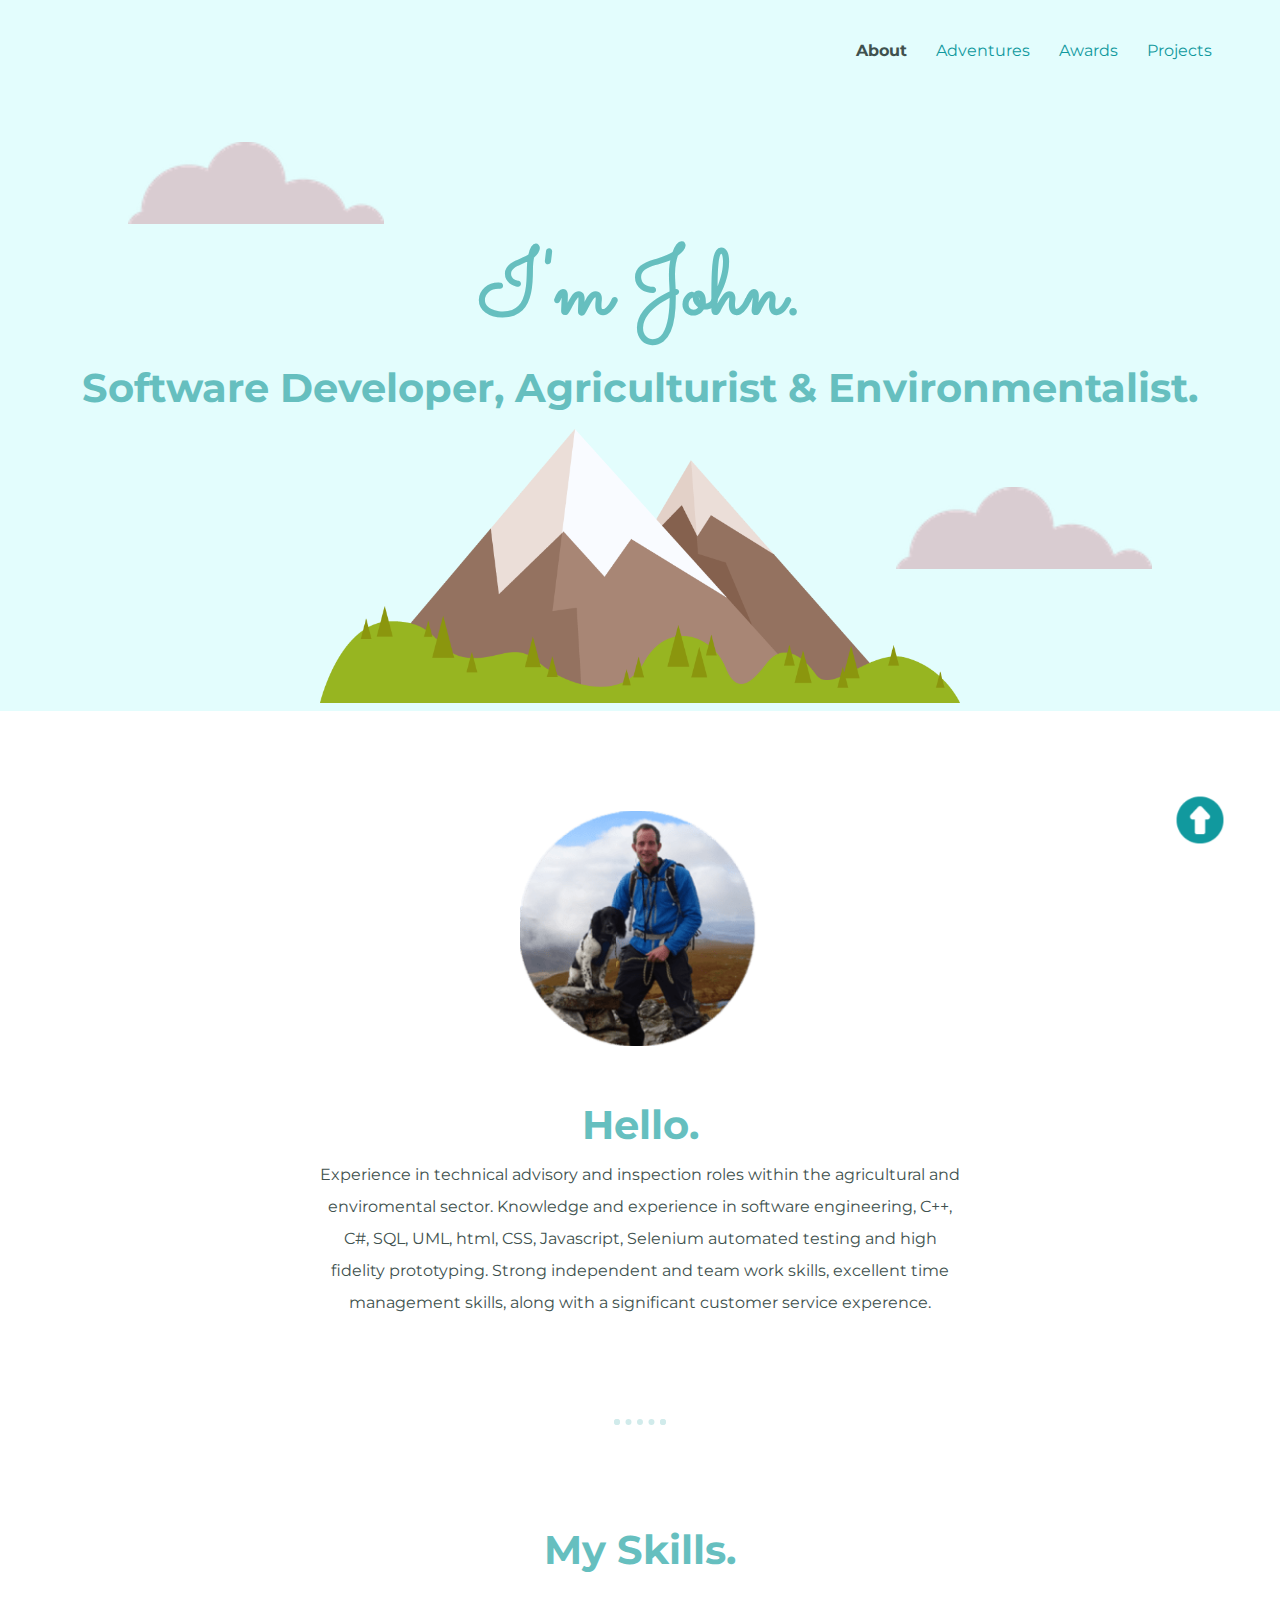
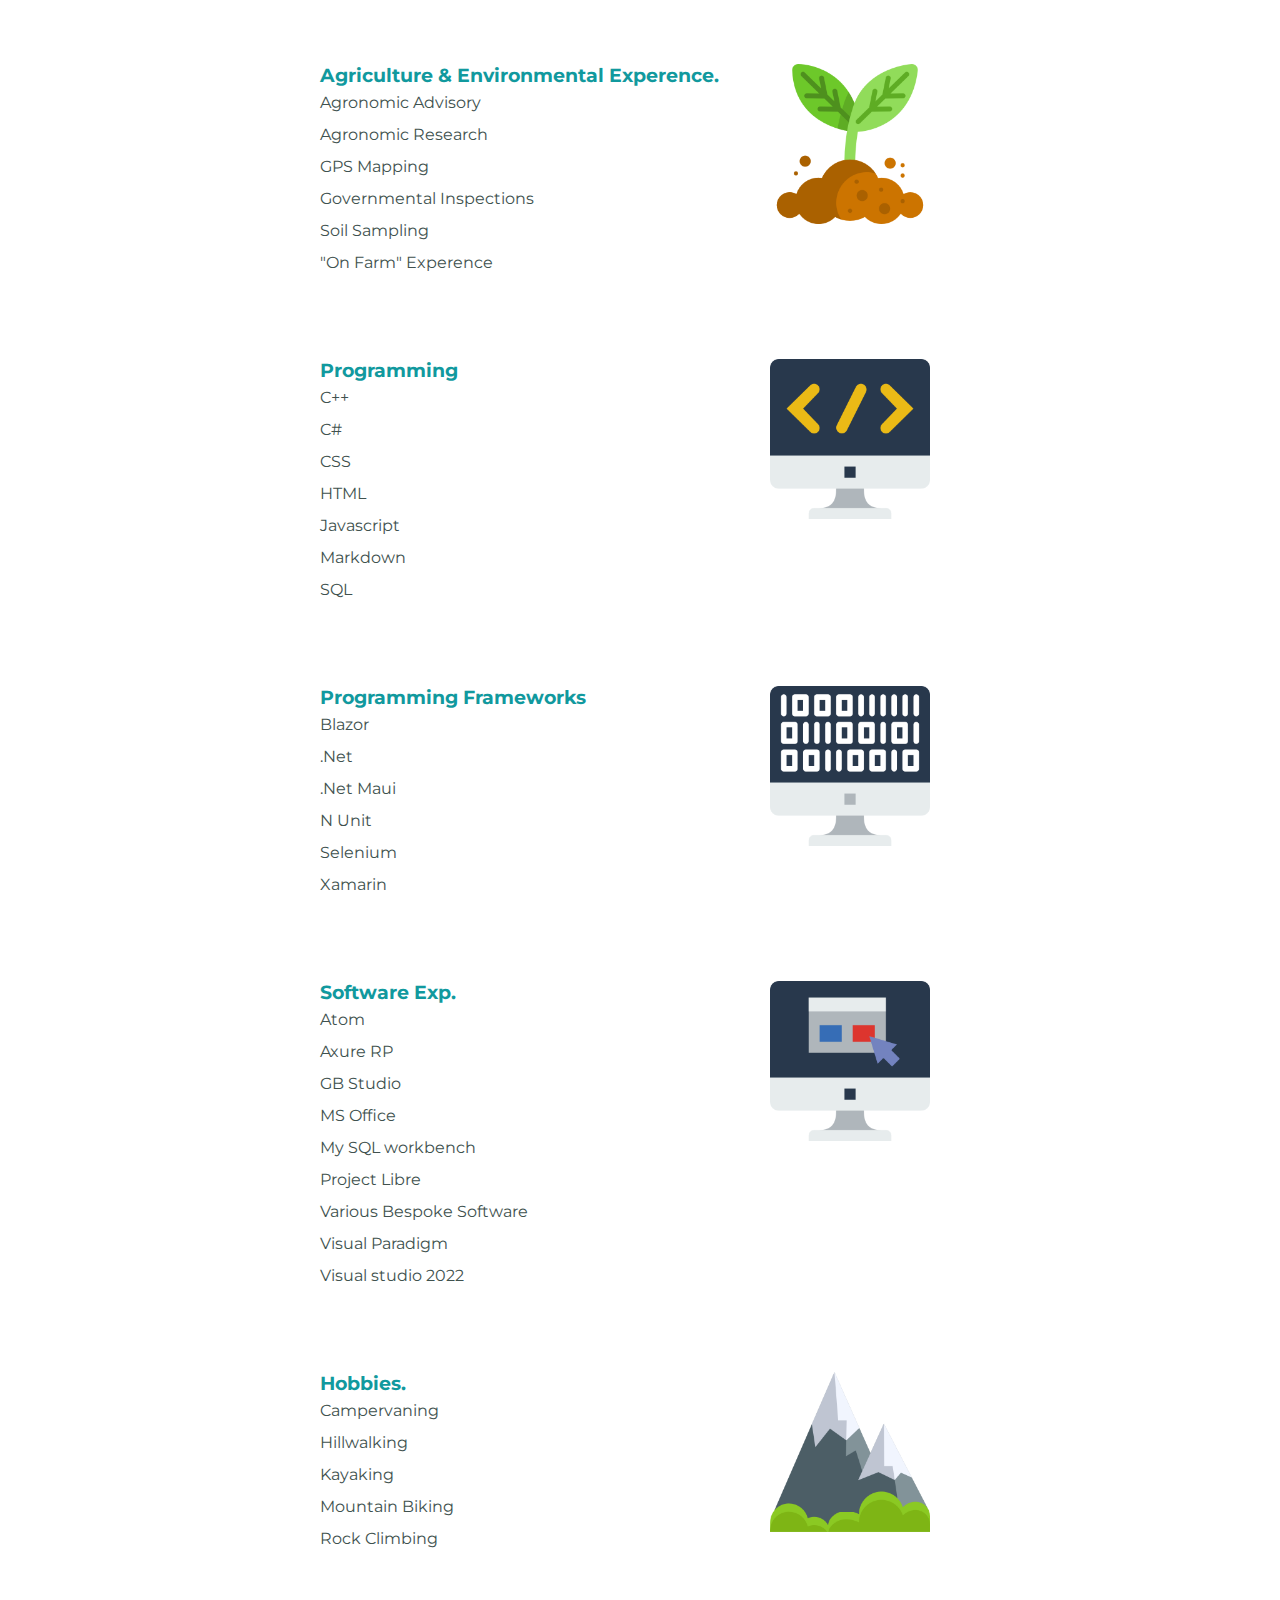
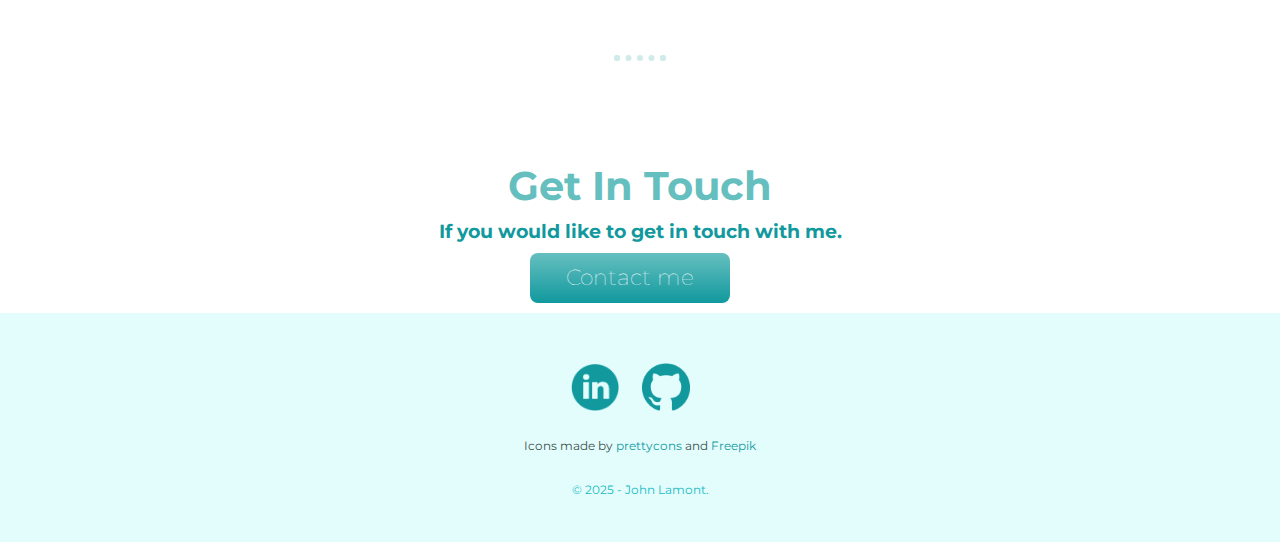
<file: index.html>
<!—
             .--~~,___
:-....,-------`~~'._.'    woof
`-,,,  ,_       ;
  _,-' ,'`-__; '--.
 (_/'~~       ''''(;

-->

  <!DOCTYPE html>
  <html lang="en">

  <head>
    <meta charset="utf-8">
    <meta name="viewport" content="width=device-width, initial-scale=1.0">
    <meta http-equiv="X-UA-Compatable" content="ie=edge">
    <!-- css style sheet -->
    <link rel="stylesheet" href="css/style.css">
    <!-- favicon -->
    <link rel="icon" href="favicon.ico" />
    <!-- google fonts -->
    <link rel="preconnect" href="https://fonts.gstatic.com">
    <link href="https://fonts.googleapis.com/css2?family=Merriweather&family=Montserrat&family=Sacramento&display=swap" rel="stylesheet">
    <script src="components/header.js" type="text/javascript" defer></script>
    <script src="components/footer.js" type="text/javascript" defer></script>

    <title>Intro</title>
  </head>

  <body>
    <div class="top-container">
      <nav>
        <ul class="nav-links">
          <li><a class="current" href="index.html">About</a></li>
          <li><a href="adventures.html">Adventures</a></li>
          <li><a href="awards.html">Awards</a></li>
          <li><a href="projects.html ">Projects</a></li>
        </ul>
        <div class="burger">
          <div class="line1"></div>
          <div class="line2"></div>
          <div class="line3"></div>
        </div>
      </nav>

      <button class="go-top-btn">
        <img src="images/upArrow.png" alt="up button">
      </button>

      <header-component></header-component>
    </div>

    <div class="middle-container">
      <div class="profile">
        <img class="profile-pic" src="images/profileImage.png" alt="John's profile picture">
        <h2>Hello.</h2>
        <p class="intro">Experience in technical advisory and inspection roles within the agricultural and enviromental sector. Knowledge and experience in software engineering, C++, C#, SQL, UML, html, CSS,
          Javascript, Selenium automated testing and high fidelity prototyping. Strong independent and team work skills, excellent time management skills, along with a significant customer service experence. </p>
      </div>
      <hr>
      <div class="skills">
        <h2>My Skills.</h2>

        <div class="skill-row">
          <img class="skills-img" src="images/sprout.png" alt="sprout-picture">
          <h3>Agriculture & Environmental Experence.</h3>
          <p>Agronomic Advisory
            <br>Agronomic Research
            <br>GPS Mapping
            <br>Governmental Inspections
            <br>Soil Sampling
            <br>"On Farm" Experence
          </p>
        </div>

        <div class="skill-row">
          <img class="skills-img" src="images/programming.png" alt="programming-picture">
          <h3>Programming</h3>
          <p>C++
            <br>C#
            <br>CSS
            <br>HTML
            <br>Javascript
            <br>Markdown
            <br>SQL
          </p>
        </div>

        <div class="skill-row">
          <img class="skills-img" src="images/framework.png" alt="framework-picture">
          <h3>Programming Frameworks</h3>
          <p>Blazor
            <br>.Net
            <br>.Net Maui
            <br>N Unit
            <br>Selenium
            <br>Xamarin
          </p>
        </div>

        <div class="skill-row">
          <img class="skills-img" src="images/software.png" alt="software-picture">
          <h3>Software Exp.</h3>
          <p>Atom
            <br>Axure RP
            <br>GB Studio
            <br>MS Office
            <br>My SQL workbench
            <br>Project Libre
            <br>Various Bespoke Software
            <br>Visual Paradigm
            <br>Visual studio 2022
            <br>
          </p>
        </div>

        <div class="skill-row">
          <img class="skills-img" src="images/mountaineering.png" alt="mountaineering-picture">
          <h3>Hobbies.</h3>
          <p>Campervaning
            <br>Hillwalking
            <br>Kayaking
            <br>Mountain Biking
            <br>Rock Climbing
          </p>
        </div>
      </div>
    </div>

    <footer-component></footer-component>

    <script src="components\menu.js"></script>
    <script src="components\upButton.js"></script>
  </body>


  </html>
</file>
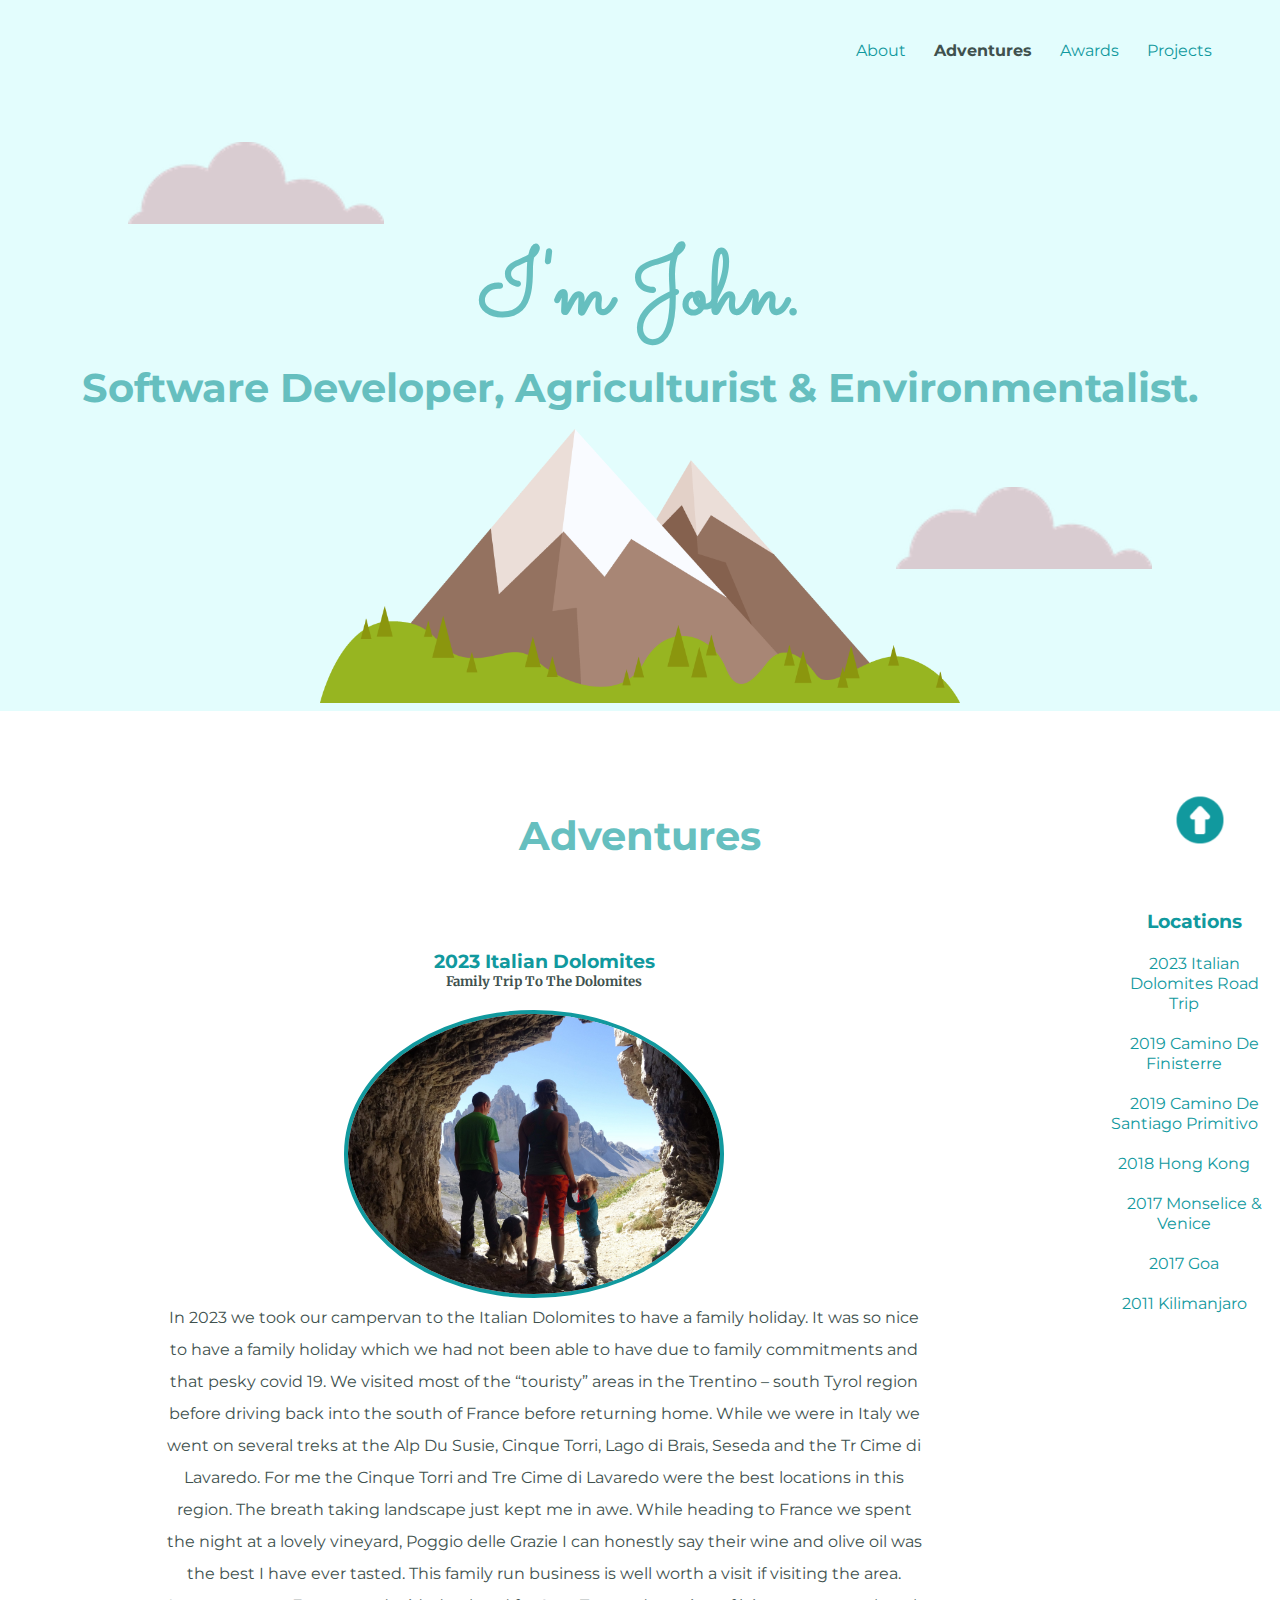
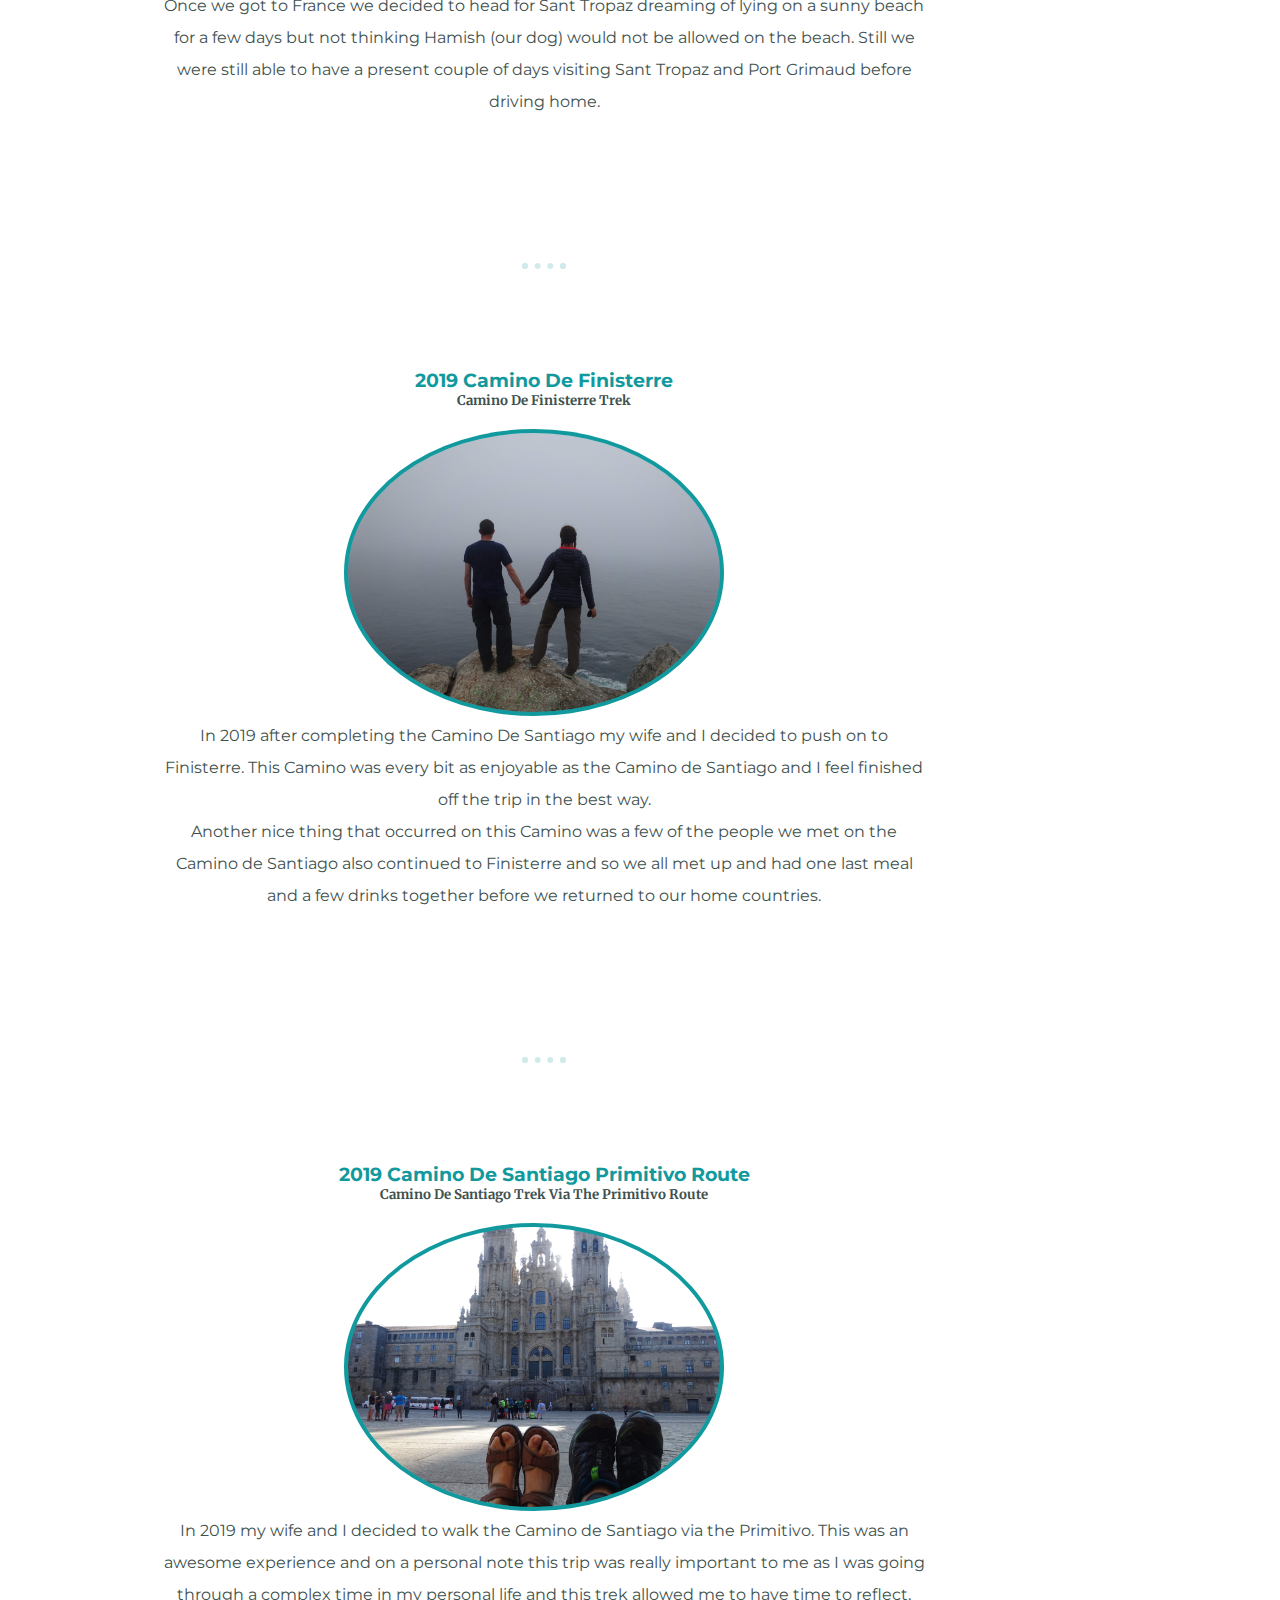
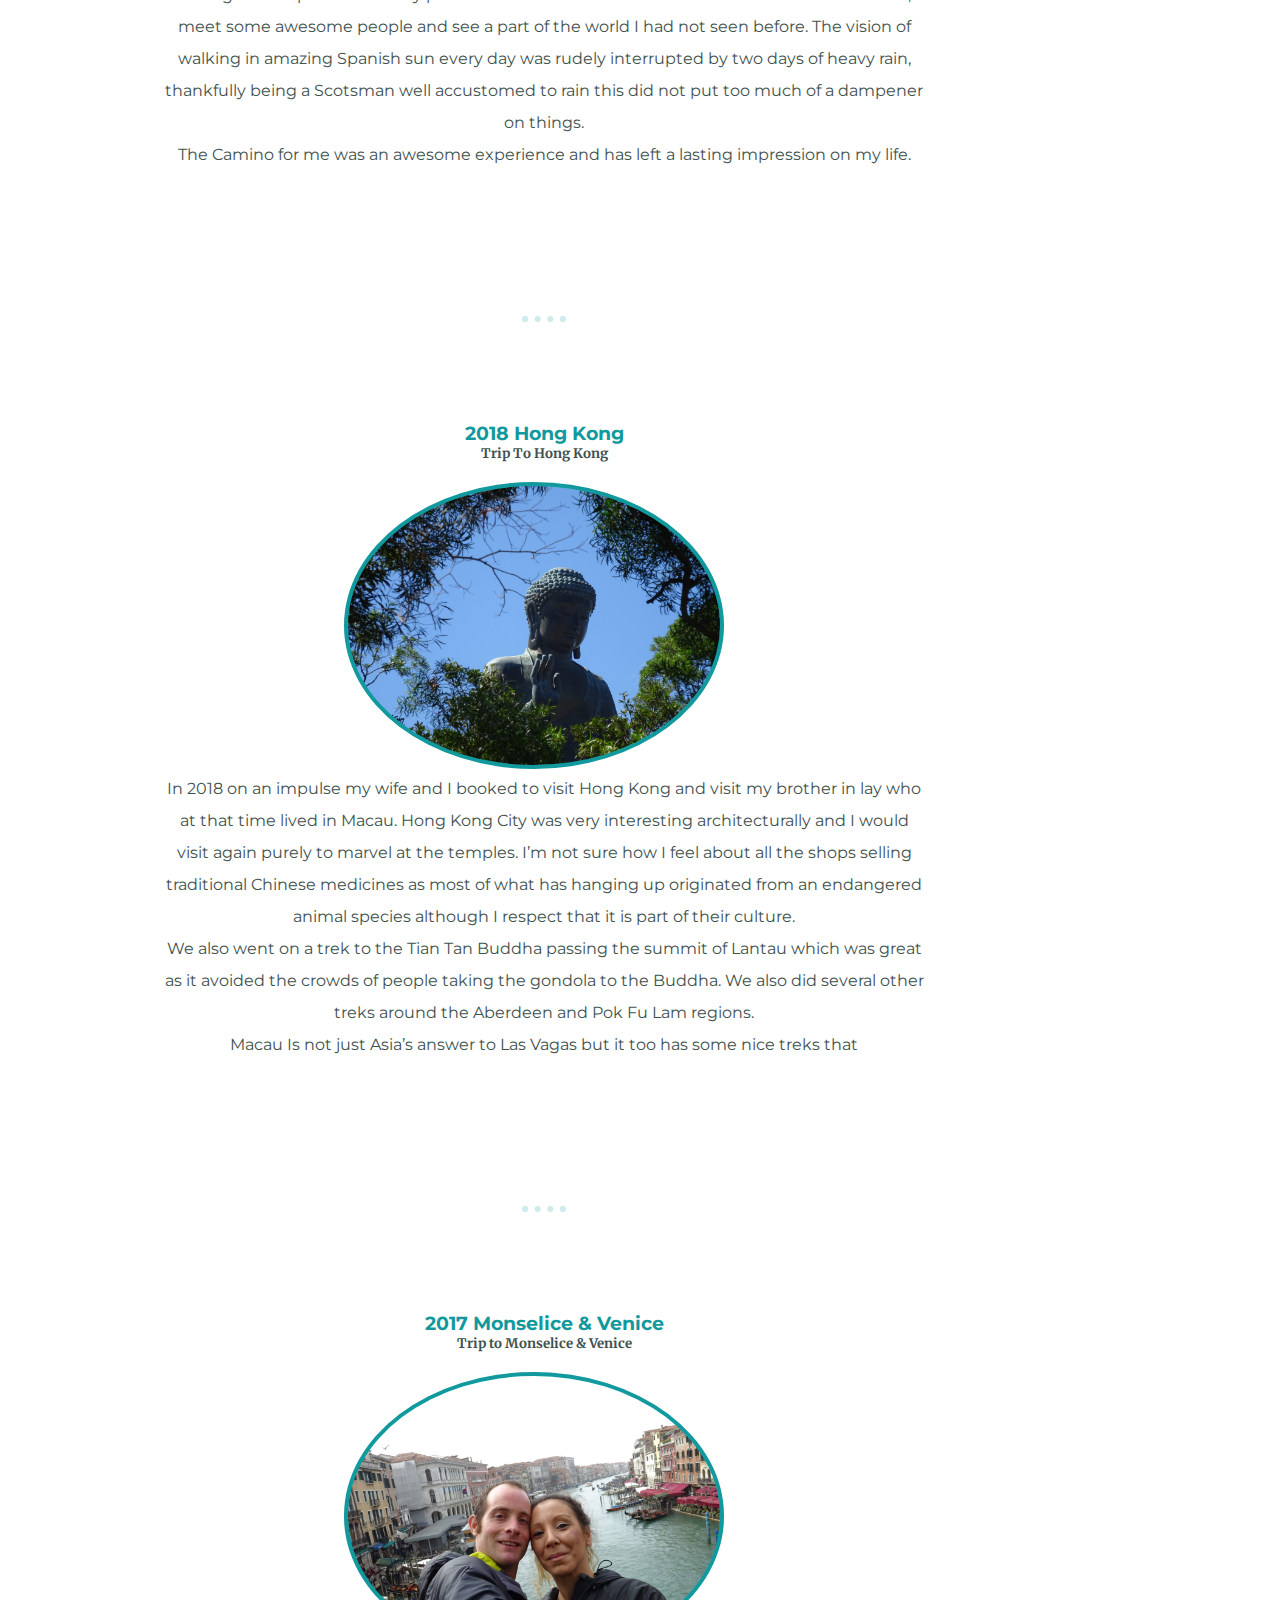
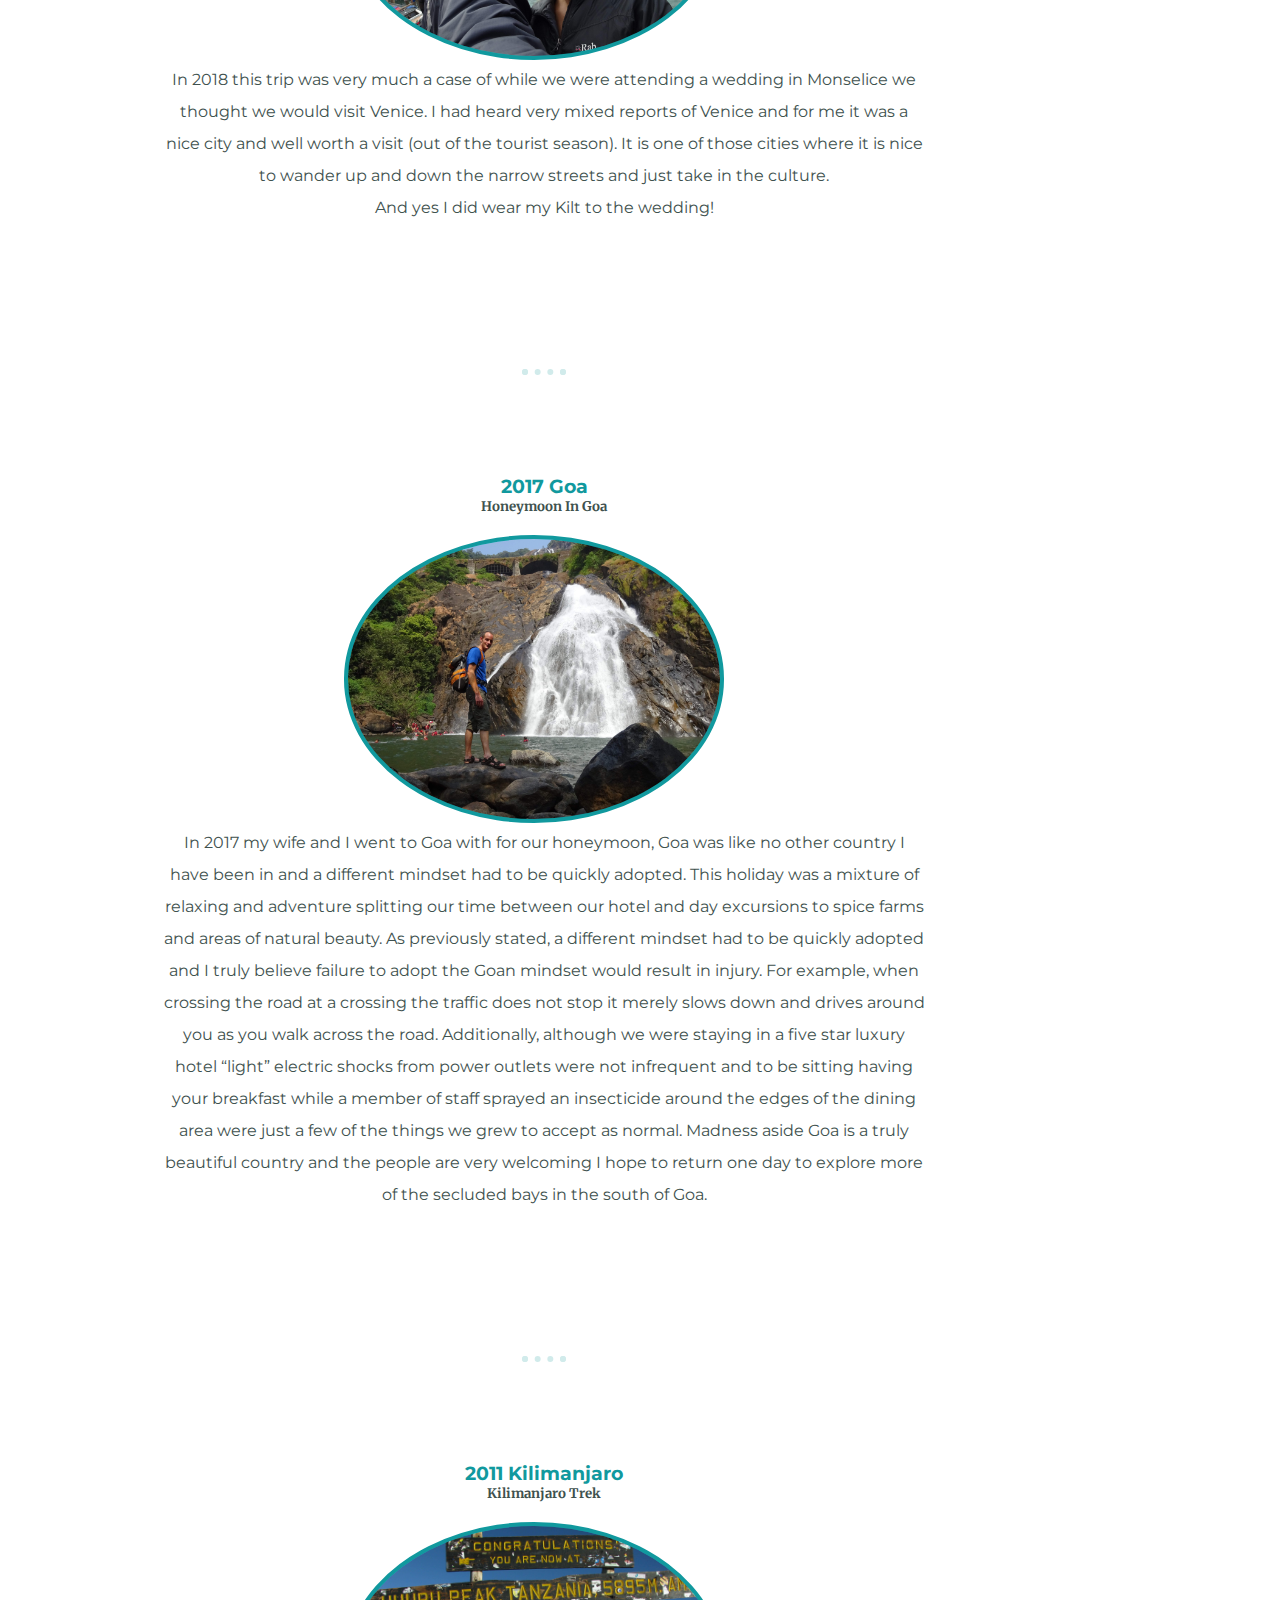
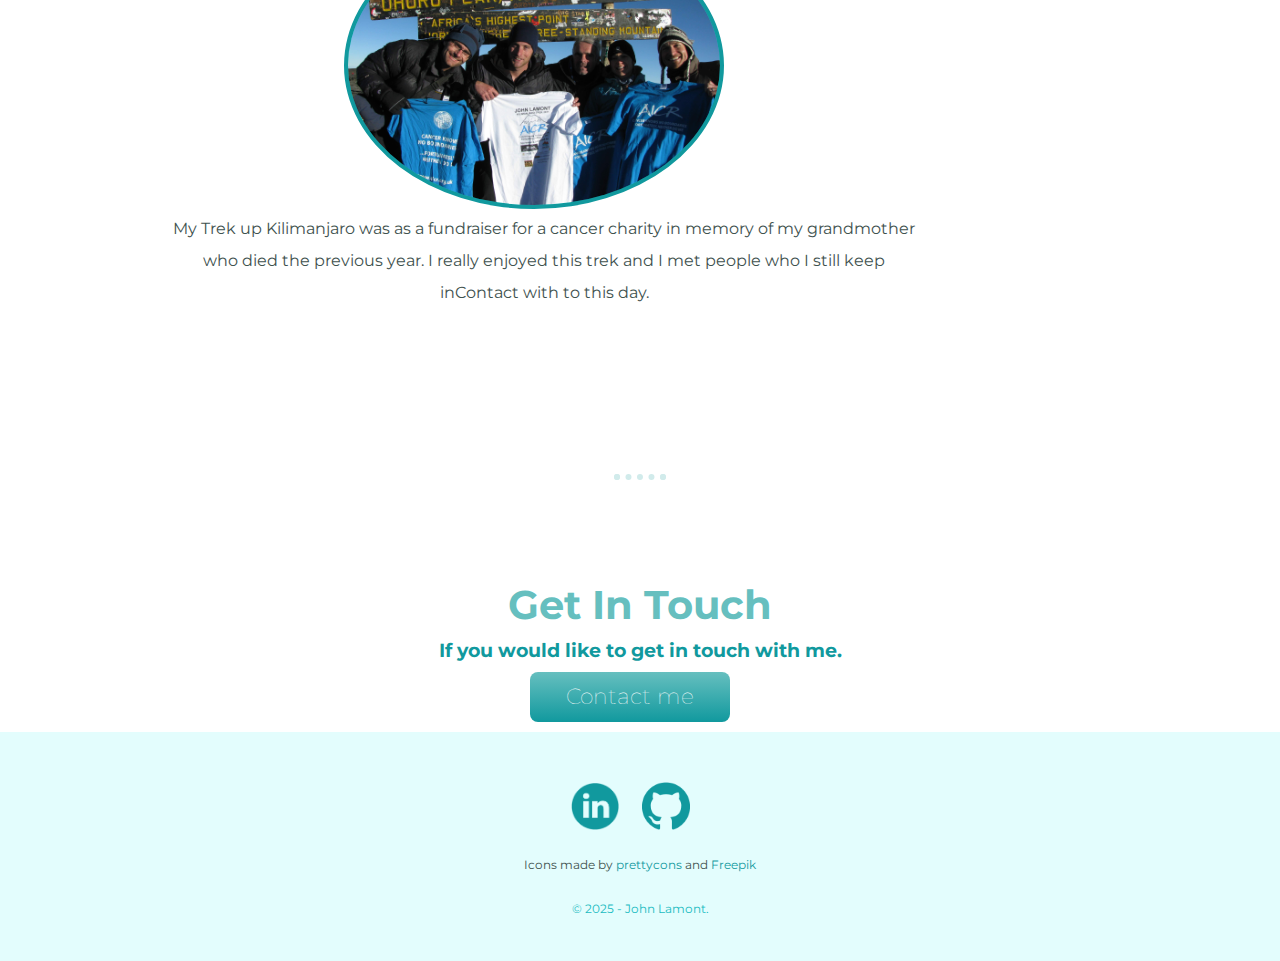
<file: adventures.html>
<!DOCTYPE html>
<html lang="en">

<head>
  <meta charset="utf-8">
  <meta name="viewport" content="width=device-width, initial-scale=1.0">
  <meta http-equiv="X-UA-Compatable" content="ie=edge">
  <!-- css style sheet -->
  <link rel="stylesheet" href="css/style.css">
  <!-- favicon -->
  <link rel="icon" href="favicon.ico" />
  <!-- google fonts -->
  <link rel="preconnect" href="https://fonts.gstatic.com">
  <link href="https://fonts.googleapis.com/css2?family=Merriweather&family=Montserrat&family=Sacramento&display=swap" rel="stylesheet">
  <script src="components/header.js" type="text/javascript" defer></script>
  <script src="components/footer.js" type="text/javascript" defer></script>

  <title>Adventures</title>
</head>

<body>
  <div class="top-container">
    <nav>
      <ul class="nav-links">
        <li><a href="index.html">About</a></li>
        <li><a class="current" href="adventures.html">Adventures</a></li>
        <li><a href="awards.html">Awards</a></li>
        <li><a href="projects.html ">Projects</a></li>
      </ul>
      <div class="burger">
        <div class="line1"></div>
        <div class="line2"></div>
        <div class="line3"></div>
      </div>
    </nav>

    <button class="go-top-btn">
      <img src="images/upArrow.png" alt="up button">
    </button>

    <header-component></header-component>
  </div>

  <div class="middle-container">
    <div>
      <h2>Adventures</h2>
<br />
      <br />
      <div class="row">
        <div class="leftcolumn">
          <div class="card">
             <div id="dolomites_div"; class="discription-text">
              <h3>2023 Italian Dolomites</h3>
              <h5>Family Trip To The Dolomites</h5>
              <a href="images/adventureImages/dolomites.jpg" target="_blank"><img class="screenshot" src="images/adventureImages/dolomites.jpg" alt="dolomites image"></a>
              <p>In 2023 we took our campervan to the Italian Dolomites to have a family holiday. It was so nice to have a family
                holiday which we had not been able to have due to family commitments and that pesky covid 19.  We visited most of 
                the “touristy” areas in the Trentino – south Tyrol region before driving back into the south of France before 
                returning home. While we were in Italy we went on several treks at the Alp Du Susie, Cinque Torri, Lago di Brais, 
                Seseda and the Tr Cime di Lavaredo. For me the Cinque Torri and  Tre Cime di Lavaredo were the best locations in 
                this region. The breath taking landscape just kept me in awe. While heading to France we spent the night at a lovely
                vineyard, Poggio delle Grazie I can honestly say their wine and olive oil was the best I have ever tasted. 
                This family run business is well worth a visit if visiting the area. 
                
                <br>
                
                Once we got to France we decided to head for Sant Tropaz dreaming of lying on a sunny beach for a few days but 
                not thinking Hamish (our dog) would not be allowed on the beach. Still we were still able to have a present couple 
                of days visiting Sant Tropaz and Port Grimaud before driving home.
              </p>
            </div>
          </div>

          <br />
          <br />

          <hr>

          <div class="card">
            <div id="finisterre_div"; class="discription-text">
              <h3>2019 Camino De Finisterre</h3>
              <h5>Camino De Finisterre Trek</h5>
              <a href="images/adventureImages/caminoDeFinisterre.jpg" target="_blank"><img class="screenshot" src="images/adventureImages/caminoDeFinisterre.jpg" alt="Camino De Finisterre image"></a>
              <p>In 2019 after completing the Camino De Santiago my wife and I decided to push on to Finisterre. This Camino was 
                every bit as enjoyable as the Camino de Santiago and I feel finished off the trip in the best way. 
                
                <br>
                
                Another nice thing that occurred on this Camino was a few of the people we met on the Camino de Santiago also 
                continued to Finisterre and so we all met up and had one last meal and a few drinks together before we returned 
                to our home countries. 
              </p>
            </div>
          </div>

          <br />
          </br/>

          <hr>

          <div class="card">
            <div id="primitivo_div"; class="discription-text">
              <h3>2019 Camino De Santiago Primitivo Route</h3>
              <h5>Camino De Santiago Trek Via The Primitivo Route</h5>
              <a href="images/adventureImages/caminoDeSantiago.jpg" target="_blank"><img class="screenshot" src="images/adventureImages/caminoDeSantiago.jpg" alt="Camino De Santiago image"></a>
              <p>In 2019 my wife and I decided to walk the Camino de Santiago via the Primitivo. This was an awesome experience 
                and on a personal note this trip was really important to me as I was going through a complex time in my personal 
                life and this trek allowed me to have time to reflect, meet some awesome people and see a part of the world I had 
                not seen before. The vision of walking in amazing Spanish sun every day was rudely interrupted by two days of 
                heavy rain, thankfully being a Scotsman well accustomed to rain this did not put too much of a dampener on things.
  
                <br>
                
                The Camino for me was an awesome experience and has left a lasting impression on my life. 
              </p>
            </div>
          </div>

          <br />
          <br />

          <hr>

          <div class="card">
            <div id="hongKong_div"; class="discription-text">
              <h3>2018 Hong Kong</h3>
              <h5>Trip To Hong Kong</h5>
              <a href="images/adventureImages/hongKong.jpg" target="_blank"><img class="screenshot" src="images/adventureImages/hongKong.jpg" alt="Hong Kong image"></a>
              <p> In 2018 on an impulse my wife and I booked to visit Hong Kong and visit my brother in lay who at that time lived 
                in Macau. Hong Kong City was very interesting architecturally and I would visit again purely to marvel at the 
                temples. I’m not sure how I feel about all the shops selling traditional Chinese medicines as most of what has 
                hanging up originated from an endangered animal species although I respect that it is part of their culture. 
  
                <br>
                
                We also went on a trek to the Tian Tan Buddha passing the summit of Lantau which was great as it avoided the 
                crowds of people taking the gondola to the Buddha.  We also did several other treks around the Aberdeen and 
                Pok Fu Lam regions.
  
                <br>
  
                Macau Is not just Asia’s answer to Las Vagas but it too has some nice treks that 
              </p>
            </div>
          </div>

          <br />
          <br/>

          <hr>

          <div class="card">
            <div id="venice_div"; class="discription-text">
              <h3>2017 Monselice & Venice</h3>
              <h5>Trip to Monselice & Venice</h5>
              <a href="images/adventureImages/monseliceVenice.jpg" target="_blank"><img class="screenshot" src="images/adventureImages/monseliceVenice.jpg" alt="Monselice & Venice image"></a>
              <p> In 2018 this trip was very much a case of while we were attending a wedding in Monselice we thought we would visit Venice. I had heard very mixed reports of Venice and for me it was a nice city and well worth a visit (out of the tourist season). It is one of those cities where it is nice to wander up and down the narrow streets and just take in the culture. 
  
                <br>
                
                And yes I did wear my Kilt to the wedding!
              </p>
            </div>
          </div>

          <br />
          <br />

          <hr>

          <div class="card">
            <div id="goa_div"; class="discription-text">
              <h3>2017 Goa</h3>
              <h5>Honeymoon In Goa</h5>
              <a href="images/adventureImages/goa.jpg" target="_blank"><img class="screenshot" src="images/adventureImages/goa.jpg" alt="Goa image"></a>
              <p>In 2017 my wife and I went to Goa with for our honeymoon, Goa was like no other country I have been in and a different mindset had to be quickly adopted. 
                This holiday was a mixture of relaxing and adventure splitting our time between our hotel and day excursions to spice farms and areas of natural beauty. 
                As previously stated, a different mindset had to be quickly adopted and I truly believe failure to adopt the Goan mindset would result in injury. For example, 
                when crossing the road at a crossing the traffic does not stop it merely slows down and drives around you as you walk across the road.  Additionally, although 
                we were staying in a five star luxury hotel “light” electric shocks from power outlets were not infrequent and to be sitting having your breakfast while a member 
                of staff sprayed an insecticide around the edges of the dining area were just a few of the things we grew to accept as normal. Madness aside Goa is a truly 
                beautiful country and the people are very welcoming I hope to return one day to explore more of the secluded bays in the south of Goa. 
              </p>
          </div>
        </div>

          <br />
          <br />

          <hr>

          <div class="card">
            <div id="Kilimanjaro_div"; class="discription-text">
              <h3>2011 Kilimanjaro</h3>
              <h5>Kilimanjaro Trek</h5>
              <a href="images/adventureImages/kilimanjaro.jpg" target="_blank"><img class="screenshot" src="images/adventureImages/kilimanjaro.jpg" alt="Kilimanjaro image"></a>
              <p>My Trek up Kilimanjaro was as a fundraiser for a cancer charity in memory of my grandmother who died the previous year. I really enjoyed this trek and 
                I met people who I still keep inContact with to this day. 
              </p>
            </div>
          </div>
        </div>

        
        <div class="rightcolumn">
          <div class="card">
            <h3>Locations</h3>
            <br>
            <div><a href="#dolomites_div">2023 Italian Dolomites Road Trip</a></div><br>
            <div><a href="#finisterre_div">2019 Camino De Finisterre</a></div><br>
            <div><a href="#primitivo_div">2019 Camino De Santiago Primitivo</a></div><br>
            <div><a href="#hongKong_div">2018 Hong Kong</a></div><br>
            <div><a href="#venice_div">2017 Monselice & Venice</a></div><br>
            <div><a href="#goa_div">2017 Goa</a></div><br>
            <div><a href="#Kilimanjaro_div">2011 Kilimanjaro</a></div>
          </div>
        </div>
      </div>
    </div>
  </div>

  <div class="fullcolumn">
    <br>
    <br>
    <br>

    <footer-component></footer-component>

    <script src="components\menu.js"></script>
  </div>
  <script src="components\upButton.js"></script>
</body>

</html>
</file>
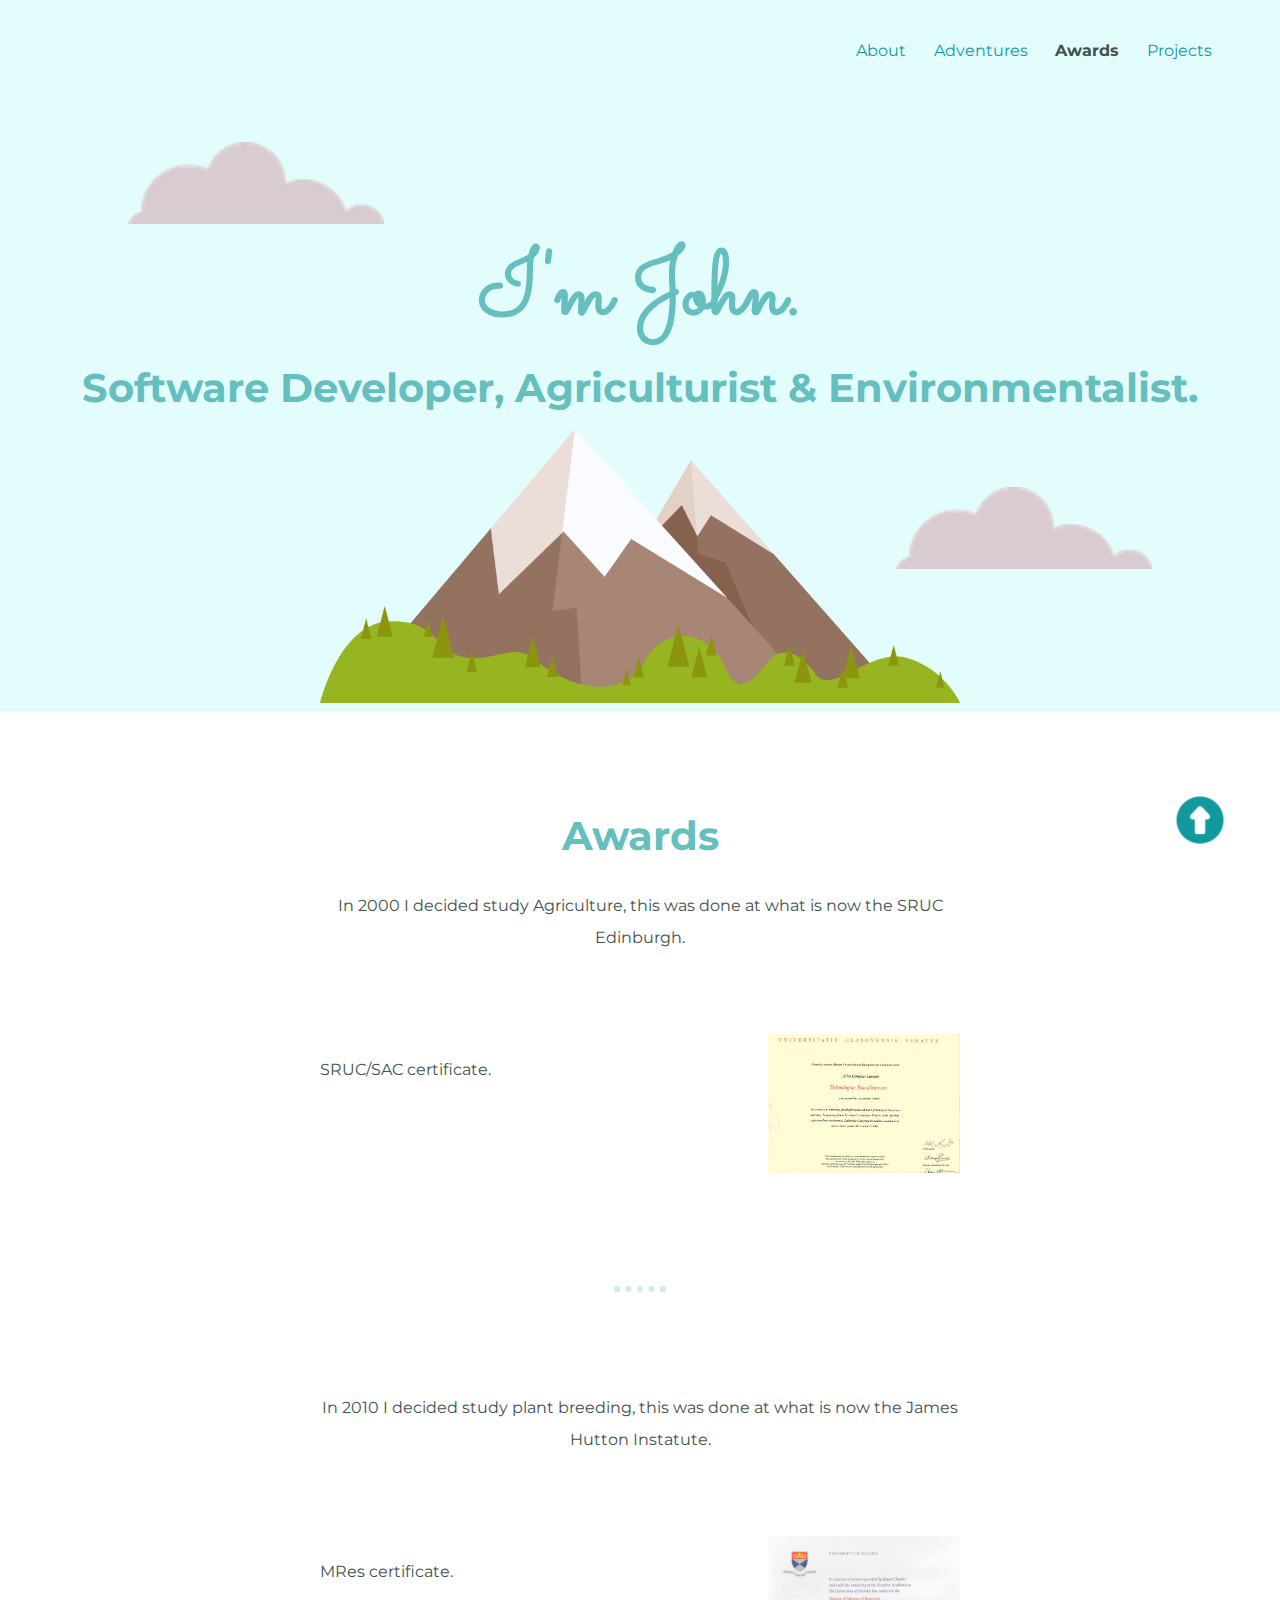
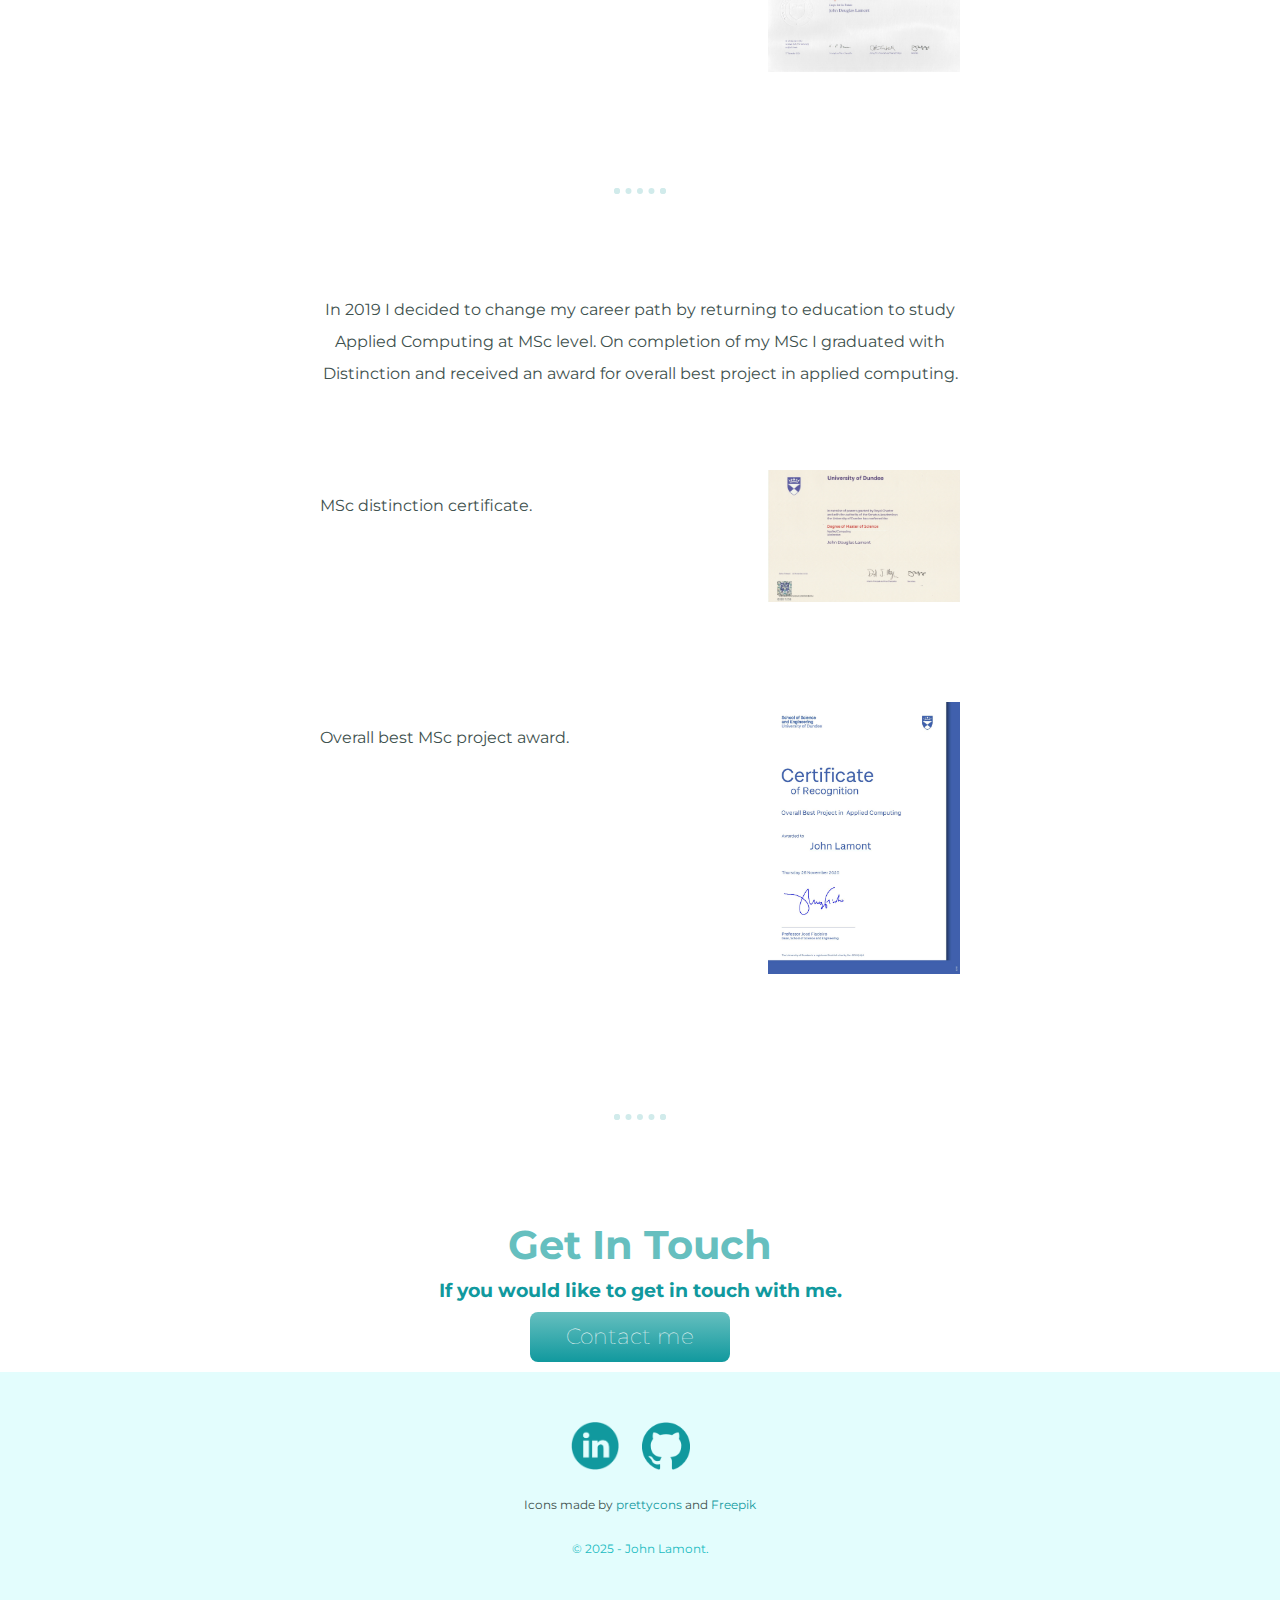
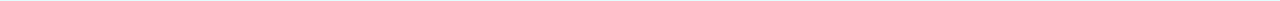
<file: awards.html>
<!DOCTYPE html>
<html lang="en">

<head>
  <meta charset="utf-8">
  <meta name="viewport" content="width=device-width, initial-scale=1.0">
  <meta http-equiv="X-UA-Compatable" content="ie=edge">
  <!-- css style sheet -->
  <link rel="stylesheet" href="css/style.css">
  <!-- favicon -->
  <link rel="icon" href="favicon.ico" />
  <!-- google fonts -->
  <link rel="preconnect" href="https://fonts.gstatic.com">
  <link href="https://fonts.googleapis.com/css2?family=Merriweather&family=Montserrat&family=Sacramento&display=swap" rel="stylesheet">
  <script src="components/header.js" type="text/javascript" defer></script>
  <script src="components/footer.js" type="text/javascript" defer></script>

  <title>Awards</title>
</head>

<body>
  <div class="top-container">
    <nav>
      <ul class="nav-links">
        <li><a href="index.html">About</a></li>
        <li><a href="adventures.html">Adventures</a></li>
        <li><a class="current" href="awards.html">Awards</a></li>
        <li><a href="projects.html ">Projects</a></li>
      </ul>
      <div class="burger">
        <div class="line1"></div>
        <div class="line2"></div>
        <div class="line3"></div>
      </div>
    </nav>

    <button class="go-top-btn">
      <img src="images/upArrow.png" alt="up button">
    </button>

    <header-component></header-component>
  </div>

  <div class="middle-container">
    <div>
      <h2>Awards</h2>

      <br>
      <div>
        <p class="intro">In 2000 I decided study Agriculture, this was done at what is now the SRUC Edinburgh. </p>
        <div class="skill-row">
          <a href="docs/Agriculture certificate.png" target="_blank"><img class="certificate" src="docs/Agriculture certificate.png" alt="agriculture certificate image"></a>
          <p>SRUC/SAC certificate.</p>
        </div>
        <br>
      </div>

      <hr>
      <div>
        <p class="intro">In 2010 I decided study plant breeding, this was done at what is now the James Hutton Instatute. </p>
        <div class="skill-row">
          <a href="docs/MRes certificate.png" target="_blank"><img class="certificate" src="docs/MRes certificate.png" alt="MRes certificate image"></a>
          <p>MRes certificate.</p>
        </div>
        <br>
      </div>

      <hr>
      <div>
        <p class="intro">In 2019 I decided to change my career path by returning to education to study Applied Computing at MSc level. On completion of my MSc I graduated with Distinction and received an award for overall best project in applied
          computing. </p>
        <div class="skill-row">
          <a href="docs/msc-distinction.jpg" target="_blank"><img class="certificate" src="docs/msc-distinction.jpg" alt="msc-distinction image"></a>
          <p>MSc distinction certificate.</p>
        </div>
        <br>

        <div class="skill-row">
          <a href="docs/Overall-Best-Project.jpg" target="_blank"><img class="certificate" src="docs/Overall-Best-Project.jpg" alt="Overall-Best-Project image"></a>
          <p>Overall best MSc project award.</p>
        </div>
        <br>
      </div>

    </div>
  </div>
  <br>
  <br>
  <br>
  <footer-component></footer-component>

  <script src="components\menu.js"></script>
  <script src="components\upButton.js"></script>
</body>

</html>
</file>
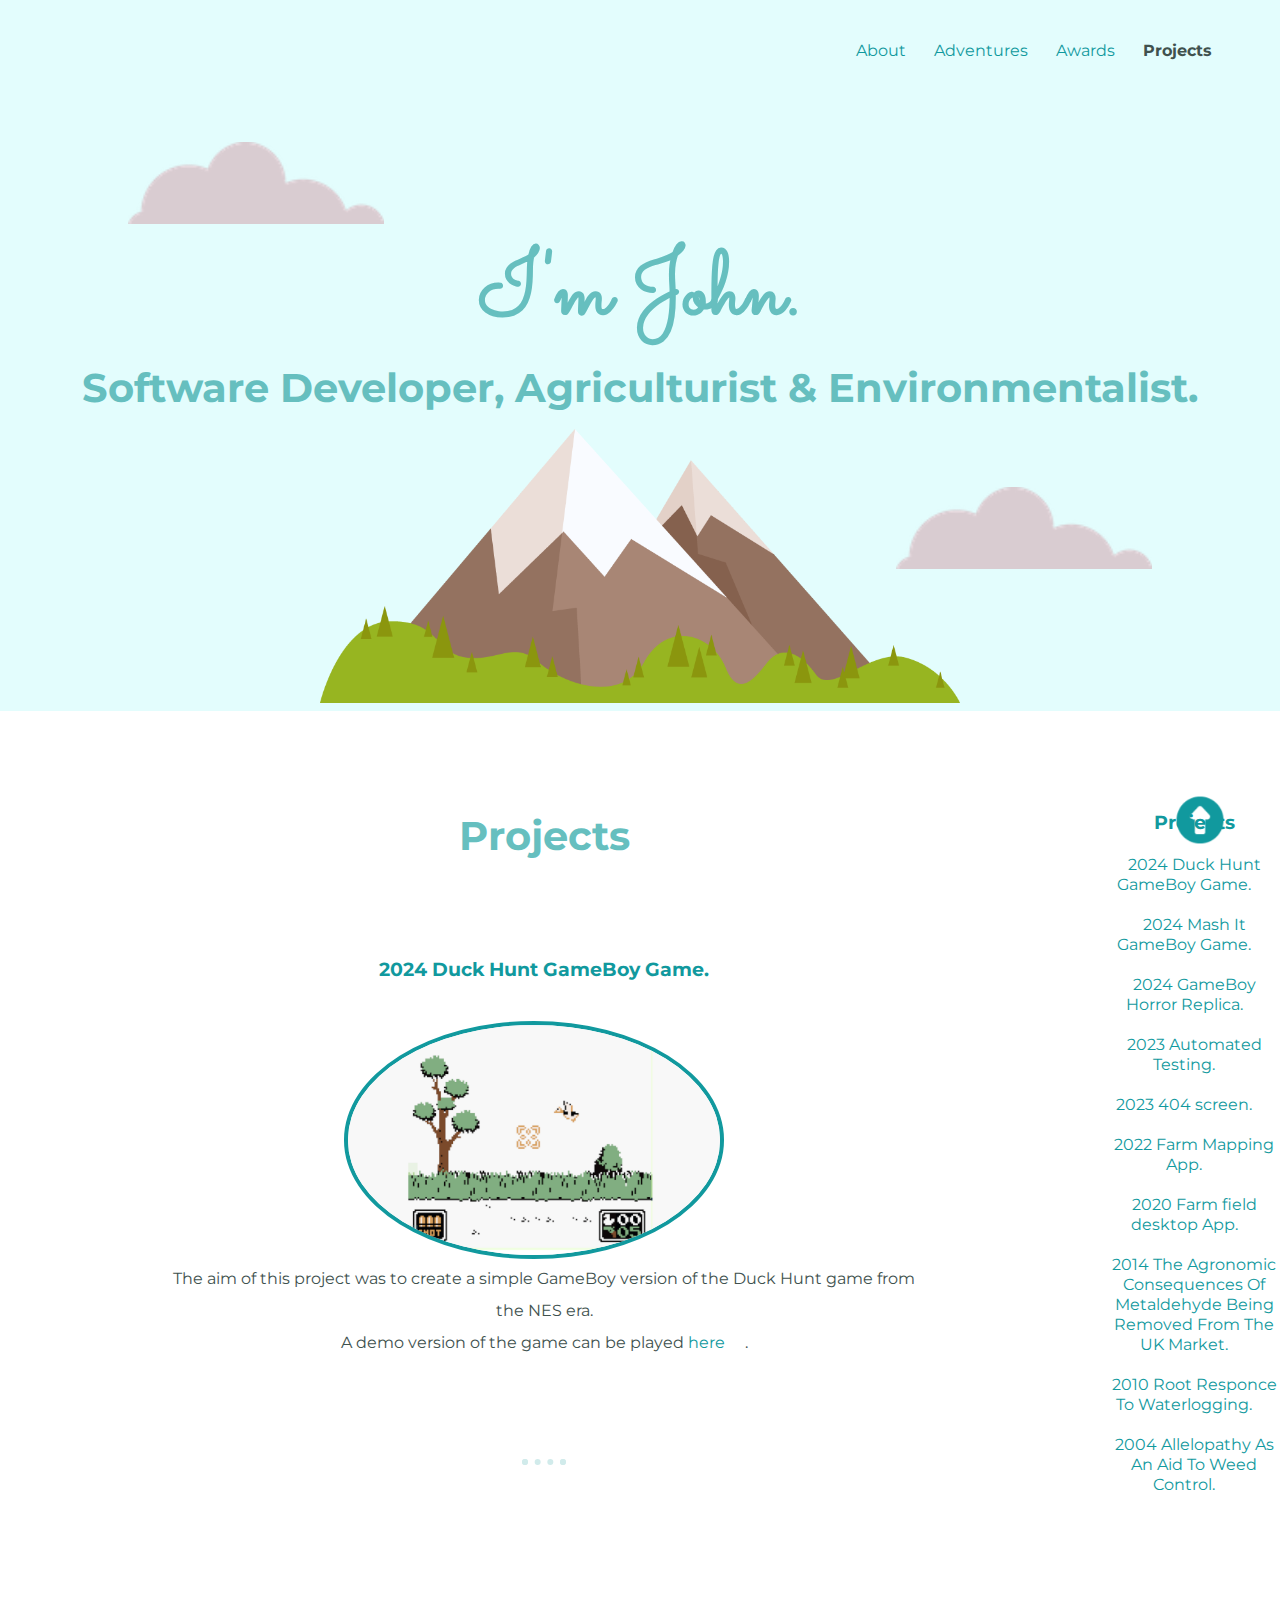
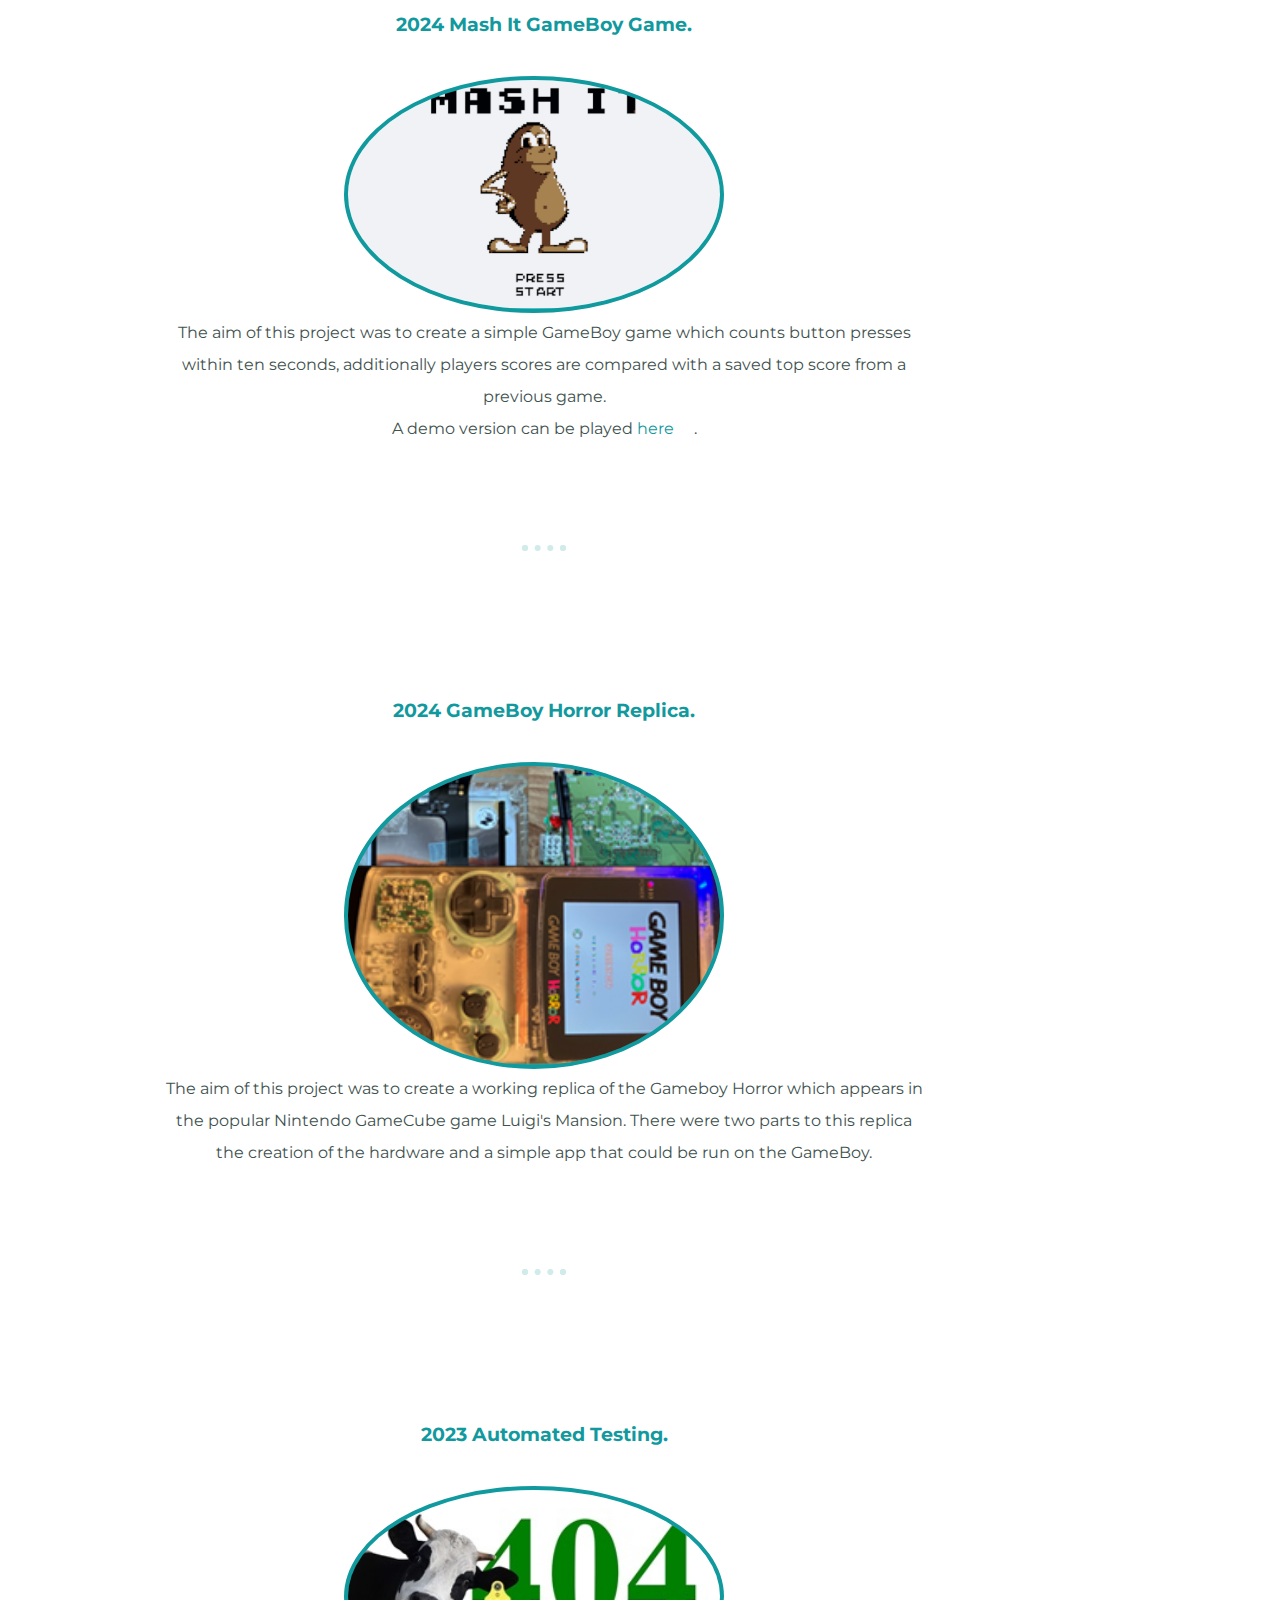
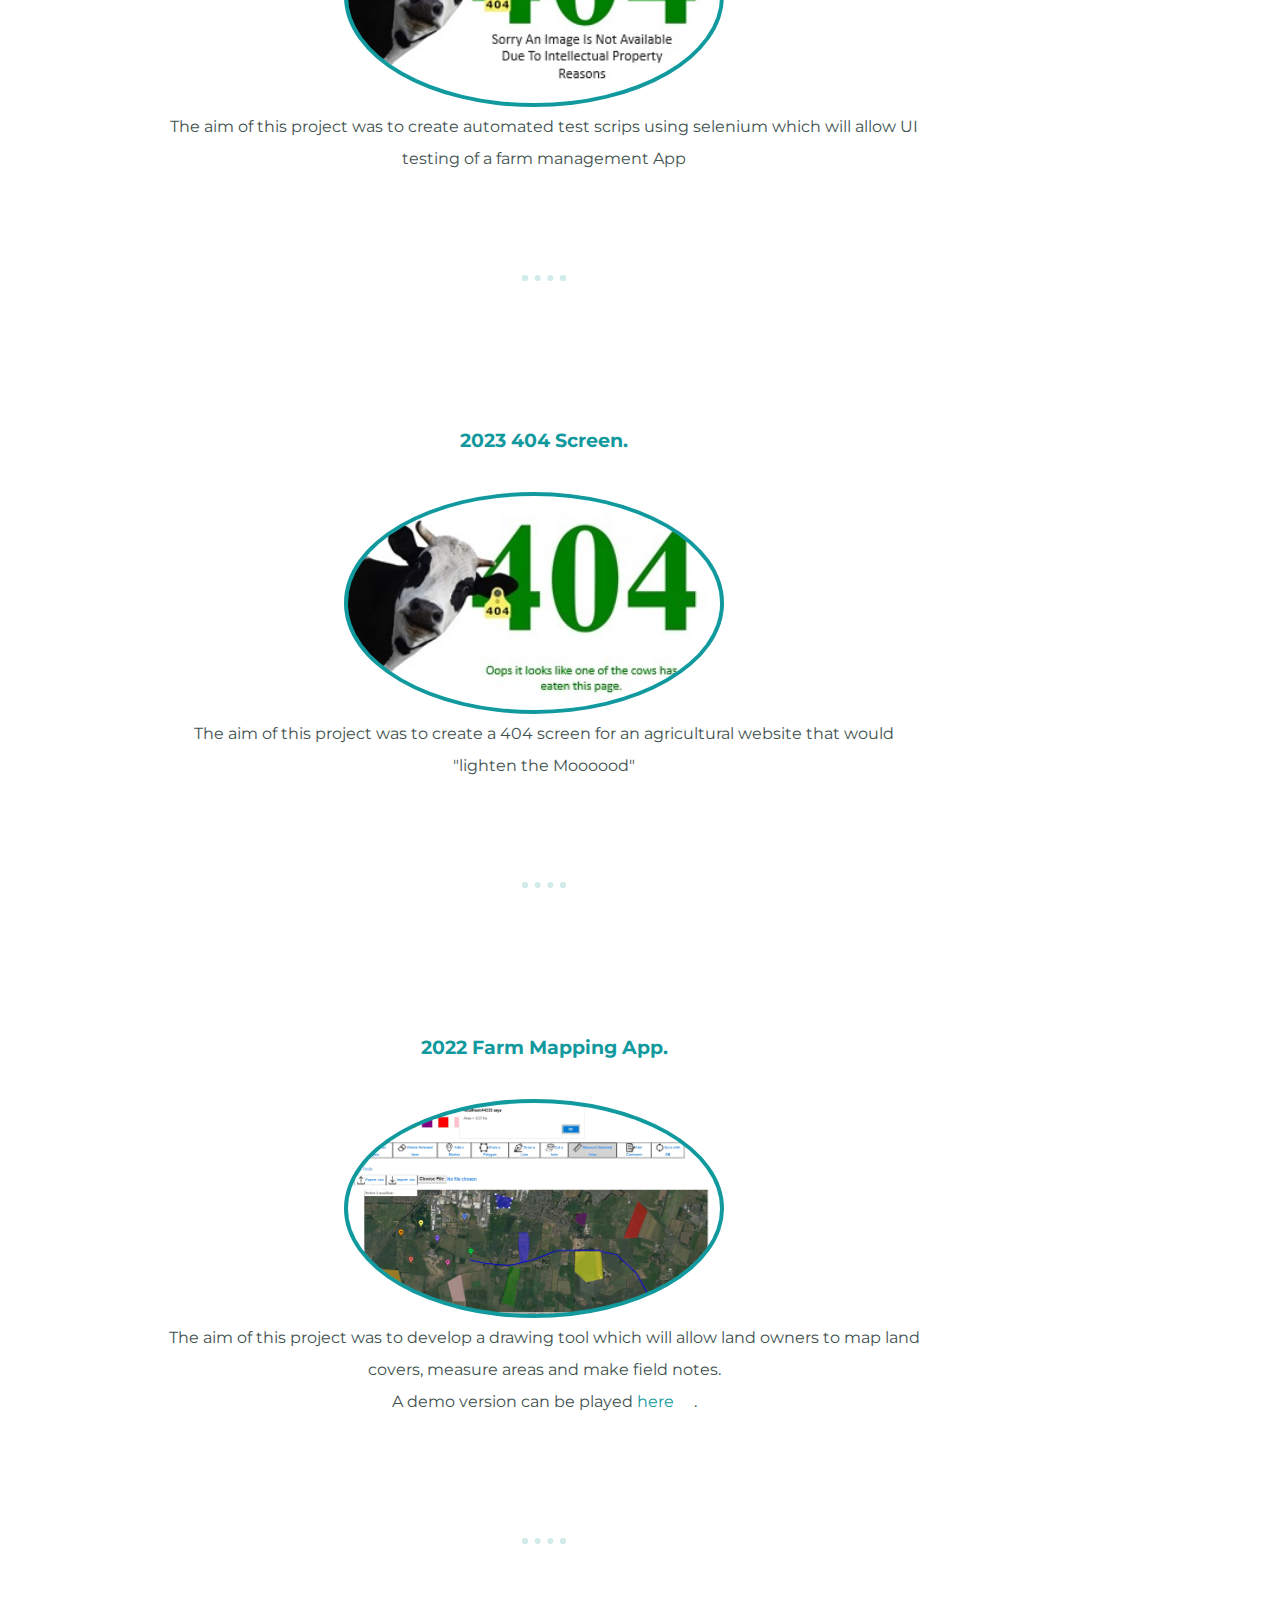
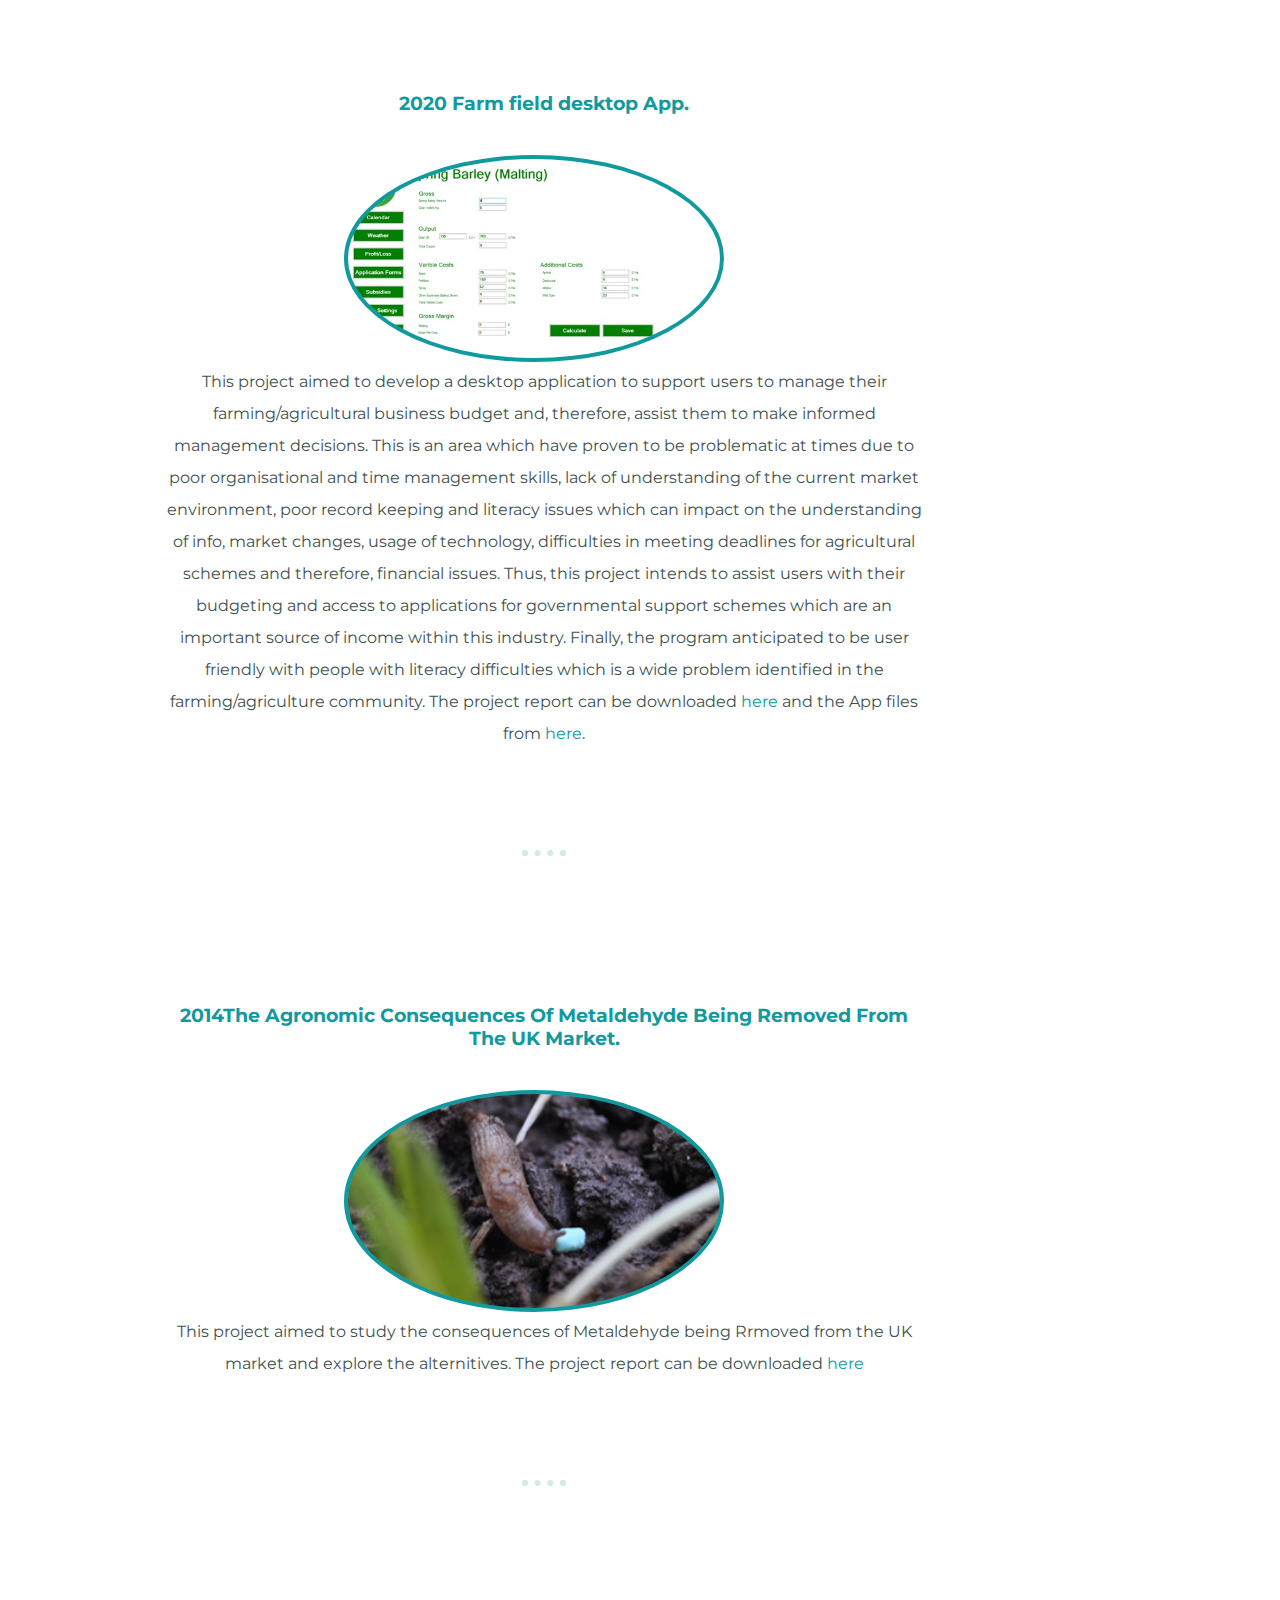
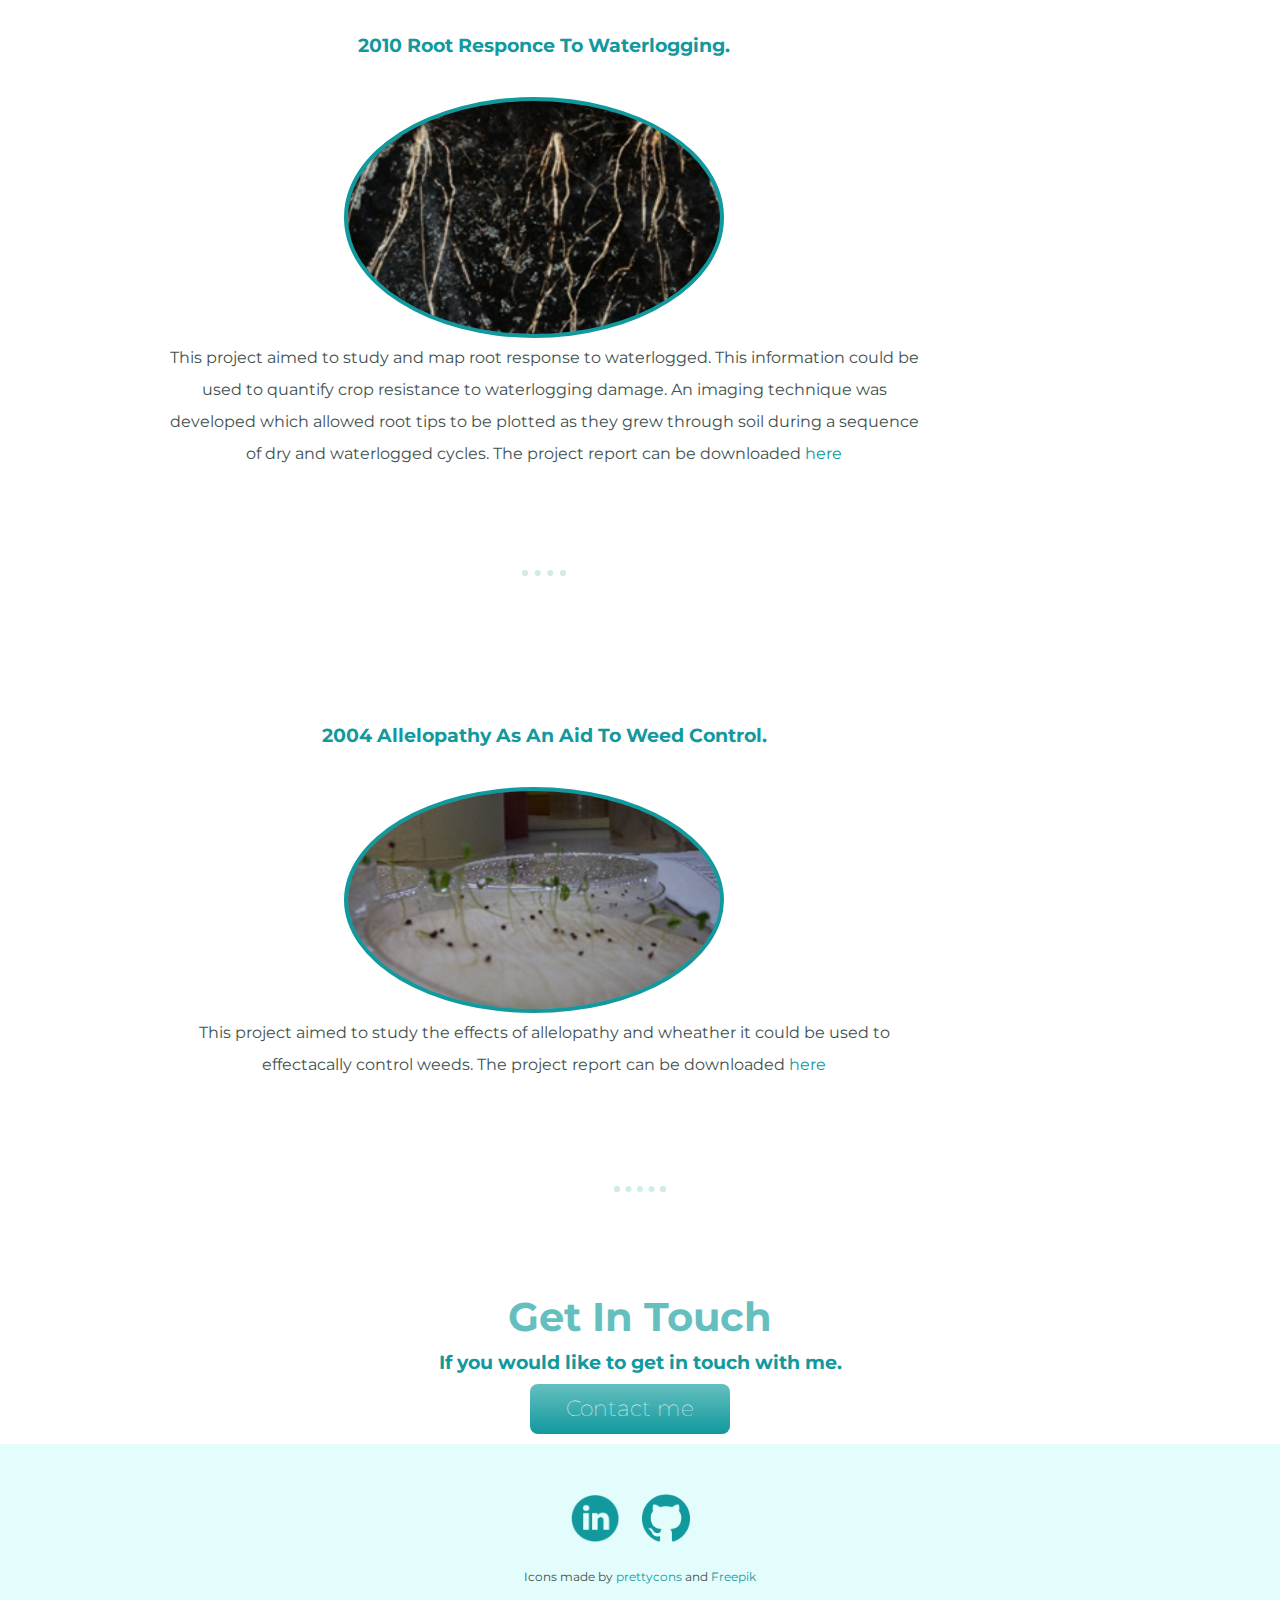
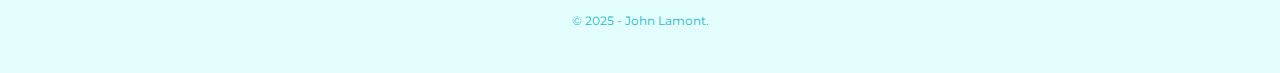
<file: projects.html>
<!DOCTYPE html>
<html lang="en">

<head>
  <meta charset="utf-8">
  <meta name="viewport" content="width=device-width, initial-scale=1.0">
  <meta http-equiv="X-UA-Compatable" content="ie=edge">
  <!-- css style sheet -->
  <link rel="stylesheet" href="css/style.css">
  <!-- favicon -->
  <link rel="icon" href="favicon.ico" />
  <!-- google fonts -->
  <link rel="preconnect" href="https://fonts.gstatic.com">
  <link href="https://fonts.googleapis.com/css2?family=Merriweather&family=Montserrat&family=Sacramento&display=swap" rel="stylesheet">
  <script src="components/header.js" type="text/javascript" defer></script>
  <script src="components/footer.js" type="text/javascript" defer></script>

  <title>Projects</title>
</head>

<body>
  <div class="top-container">
    <nav>
      <ul class="nav-links">
        <li><a href="index.html">About</a></li>
        <li><a href="adventures.html">Adventures</a></li>
        <li><a href="awards.html">Awards</a></li>
        <li><a class="current" href="projects.html ">Projects</a></li>
      </ul>
      <div class="burger">
        <div class="line1"></div>
        <div class="line2"></div>
        <div class="line3"></div>
      </div>
    </nav>

    <button class="go-top-btn">
      <img src="images/upArrow.png" alt="up button">
    </button>

    <header-component></header-component>

  </div>

  <section id="projects">
    <div class="middle-container">
      <div>
        <div class="leftcolumn">
          <h2>Projects</h2>

 <div class="card">
            <div id="duckHunt_div">
              <div class="discription-text">
                <h3 style="padding-top: 3rem">2024 Duck Hunt GameBoy Game.</h3>
                <br>
                <a href="images/duckHunt.png" target="_blank"><img class="screenshot" src="images/duckHunt.png" alt="gameboy Duck Hunt Game image"></a>
                <p>The aim of this project was to create a simple GameBoy version of the Duck Hunt game from the NES era.
                  <br> A demo version of the game can be played <a href="https://jlamont82.github.io/Duck-Hunt-GB-web/">here</a>.
                </p>
              </div>
            </div>
          </div>

          <hr>
          
          <div class="card">
            <div id="mashit_div">
              <div class="discription-text">
                <h3 style="padding-top: 3rem">2024 Mash It GameBoy Game.</h3>
                <br>
                <a href="images/mashItGame.png" target="_blank"><img class="screenshot" src="images/mashItGame.png" alt="gameboy Mash It Game image"></a>
                <p>The aim of this project was to create a simple GameBoy game which counts button presses within ten seconds, additionally
                  players scores are compared with a saved top score from a previous game. 
                  <br> A demo version can be played <a href="https://jlamont82.github.io/Mash-web/">here</a>.
                </p>
              </div>
            </div>
          </div>

          <hr>
          
          <div class="card">
            <div id="horror_div">
              <div class="discription-text">
                <h3 style="padding-top: 3rem">2024 GameBoy Horror Replica.</h3>
                <br>
                <a href="images/gameboyHorror.png" target="_blank"><img class="screenshot" src="images/gameboyHorror.png" alt="gameboy horror image"></a>
                <p>The aim of this project was to create a working replica of the Gameboy Horror which appears in the popular Nintendo GameCube game Luigi's Mansion. There were two parts to this replica the creation of the
                  hardware and a simple app that could be run on the GameBoy. 
                </p>
              </div>
            </div>
          </div>

          <hr>

          <div class="card">
            <div id="automatedTesting_div">
              <div class="discription-text">
                <h3 style="padding-top: 3rem">2023 Automated Testing.</h3>
                <br>
                <a href="images/404Image.jpg" target="_blank"><img class="screenshot" src="images/404Image.jpg" alt="404 image"></a>
                <p>The aim of this project was to create automated test scrips using selenium which will allow UI testing of a farm management App </p>
              </div>
            </div>
          </div>

          <hr>
   <div class="card">
            <div id="404Screen_div">
              <div class="discription-text">
                <h3 style="padding-top: 3rem">2023 404 Screen.</h3>
                <br>
                <a href="images/404Screen.jpg" target="_blank"><img class="screenshot" src="images/404Screen.jpg" alt="404 screen image"></a>
                <p>The aim of this project was to create a 404 screen for an agricultural website that would "lighten the Moooood" </p>
              </div>
            </div>
          </div>

          <hr>      

          <div class="card">
            <div id="farmMapping_div">
              <div class="discription-text">
                <h3 style="padding-top: 3rem">2022 Farm Mapping App.</h3>
                <br>
                <a href="images/mapping.jpg" target="_blank"><img class="screenshot" src="images/mapping.jpg" alt="mapping screenshot"></a>
                <p>The aim of this project was to develop a drawing tool which will allow land owners to map land covers, measure areas and make field notes.
                <br> A demo version can be played <a href="https://jlamont82.github.io/MDem/">here</a>.
                </p>
                <br>
              </div>
            </div>
          </div>

          <hr>

          <div class="card">
            <div id="farmField_div">
              <div class="discription-text">
                <h3 style="padding-top: 3rem">2020 Farm field desktop App.</h3>
                <br>
                <a href="images/FarmField.jpg" target="_blank"><img class="screenshot" src="images/FarmField.jpg" alt="FarmField-screenshot"></a>
                <p>This project aimed to develop a desktop application to support users to manage their farming/agricultural business budget and, therefore, assist them to make informed management decisions. This is an
                    area
                    which have proven to be problematic at times due to poor organisational and time management skills, lack of understanding of the current market environment, poor record keeping and literacy issues which can impact on the
                    understanding
                    of info, market changes, usage of
                    technology, difficulties in meeting deadlines for agricultural schemes and therefore, financial issues. Thus, this project intends to assist users with their budgeting and access to applications for governmental support schemes
                    which
                    are an important source of income within this industry. Finally, the program anticipated to be user friendly with people with literacy difficulties which is a wide problem identified in the farming/agriculture community. The project
                    report can
                    be downloaded <a class="inline-hyperlink" href="docs/FarmField-project.pdf" target="_blank">here</a> and the App files from <a class="inline-hyperlink" href="https://github.com/jlamont82/FarmField-Desktop-App"
                      target="_blank">here</a>.
                  </p>
              </div>
            </div>
          </div>

          <hr>

          <div class="card">
            <div id="metaldehyde_div">
              <div class="discription-text">
                <h3 style="padding-top: 3rem">2014The Agronomic Consequences Of Metaldehyde Being Removed From The UK Market.</h3>
                <br>
                <a href="images/slug.png" target="_blank"><img class="screenshot" src="images/slug.png" alt="slug image"></a>
                <p>This project aimed to study the consequences of Metaldehyde being Rrmoved from the UK market and explore the alternitives.
                  The project report can be downloaded <a class="inline-hyperlink" href="docs/Basis Project.pdf" target="_blank">here</a>
                </p>
              </div>
            </div>
          </div>

          <hr>

          <div class="card">
            <div id="waterlogging_div">
              <div class="discription-text">
                <h3 style="padding-top: 3rem">2010 Root Responce To Waterlogging.</h3>
                <br>
                <a href="images/roots.png" target="_blank"><img class="screenshot" src="images/roots.png" alt="roots image"></a>
                  <p>This project aimed to study and map root response to waterlogged. This information could be used to quantify crop resistance to waterlogging damage. An imaging technique was developed which allowed root
                  tips to be plotted as they grew through soil during a sequence of dry and waterlogged cycles.
                  The project report can be downloaded <a class="inline-hyperlink" href="docs/Development of a root imaging technique to quantify root responce to waterlogging.pdf" target="_blank">here</a>
                </p>
              </div>
            </div>
          </div>

          <hr>

          <div class="card">
            <div id="allelopathy_div">
              <div class="discription-text">
                <h3 style="padding-top: 3rem">2004 Allelopathy As An Aid To Weed Control.</h3>
                <br>
                <a href="images/allelopathy.png" target="_blank"><img class="screenshot" src="images/allelopathy.png" alt="allelopathy image"></a>
                <p>This project aimed to study the effects of allelopathy and wheather it could be used to effectacally control weeds.
                  The project report can be downloaded <a class="inline-hyperlink" href="docs/Allelopathy As An Aid To Weed Control.pdf" target="_blank">here</a>
                </p>
              </div>
            </div>
          </div>


        </div>
      </div>
    </div>

    <div class="rightcolumn">
      <div class="card">
        <h3>Projects</h3>
        <br>
        <div><a href="#duckHunt_div">2024 Duck Hunt GameBoy Game.</a></div><br>
        <div><a href="#mashit_div">2024 Mash It GameBoy Game.</a></div><br>
        <div><a href="#horror_div">2024 GameBoy Horror Replica.</a></div><br>
        <div><a href="#automatedTesting_div">2023 Automated Testing.</a></div><br>
        <div><a href="#404Screen_div">2023 404 screen.</a></div><br>
        <div><a href="#farmMapping_div">2022 Farm Mapping App.</a></div><br>
        <div><a href="#farmField_div">2020 Farm field desktop App.</a></div><br>
        <div><a href="#metaldehyde_div">2014 The Agronomic Consequences Of Metaldehyde Being Removed From The UK Market.</a></div><br>
        <div><a href="#waterlogging_div">2010 Root Responce To Waterlogging.</a></div><br>
        <div><a href="#allelopathy_div">2004 Allelopathy As An Aid To Weed Control.</a></div><br>
      </div>
    </div>
  </section>

  <div class="fullcolumn">
    <footer-component></footer-component>

    <script src="components\menu.js"></script>
  </div>
  <script src="components\upButton.js"></script>
</body>

</html>
</file>
<file: css/style.css>
* {
  margin: 0;
  padding: 0;
  box-sizing: border-box;
}

body {
  color: #40514E;
  margin: 0;
  text-align: center;
  font-family: 'Merriweather', serif;
}

h1 {
  color: #66BFBF;
  font-size: 5.625rem;
  line-height: 1.5;
  margin: 10% auto 0 auto;
  font-family: 'Sacramento', cursive;
}

h2 {
  color: #66BFBF;
  font-size: 2.5rem;
  font-family: 'Montserrat', sans-serif;
  padding-bottom: 0.63rem;
}

h3 {
  color: #11999E;
  font-family: 'Montserrat', sans-serif;
}

p {
  line-height: 2;
  font-family: 'Montserrat', sans-serif;
}

a {
  color: #11999E;
  font-family: 'Montserrat', sans-serif;
  margin: 0.625rem 1.25rem 0.625rem 0;
  text-decoration: none;
}

a:hover {
  color: #19BBC1;
}

hr {
  border: dotted #d1ebeb 6px;
  border-bottom: none;
  width: 4%;
  margin: 6.25rem auto;
}

ul {
  list-style-type: none;
  position: absolute;
  right: 2.75rem;
  top: 2.5rem;
  overflow: hidden;
}

li {
  float: right;
}

.go-top-btn {
  position: fixed;
  bottom: 0;
  right: 0;
  display: inline-flex;
  cursor: pointer;
  align-items: center;
  justify-content: center;
  margin: 0 3em 3em 0;
  padding: .25em;
  width: 80px;
  height: 80px;
  border: 0;
  background: 0;
}

.go-top-btn img {
  width: 50px;
  height: 50px;
}

.br {
  margin-bottom: 10em
}

/* top container */
.top-container {
  background-color: #e3fdfd;
  position: relative;
  padding-top: 100px;
}

.top-cloud {
  position: absolute;
  left: 10%;
  top: 20%;
  width: 20%;
}

.bottom-cloud {
  z-index: 0;
  position: absolute;
  right: 10%;
  bottom: 20%;
  width: 20%;
}

.top-mountain {
  width: 50%;
}

/* navigation menu */
.nav {
  top: 0;
  width: 100%;
  display: flex;
}

.nav-links {
  display: flex;
  justify-content: space-around;
  width: 30%;
}

.burger {
  /*adjust the position of the burger t top righ*/
  position: absolute;
  right: 2.75rem;
  top: 2.5rem;
  /*hide burger when on desctop screen*/
  display: none;
}

.burger div {
  z-index: 1;
  /*width of burger lines*/
  width: 25px;
  /*thickness of the burger lines*/
  height: 3px;
  /*color of burger lines*/
  background-color: #66BFBF;
  /* margen for burger*/
  margin: 5px;
  transition: all 0.3s ease;
}

/* middle container */
.middle-container {
  margin: 6.25rem 0;
}

.profile-pic {
  width: 15rem;
  padding-bottom: 50px;
}

.intro {
  width: 50%;
  margin: auto;
}

.skill-row {
  width: 50%;
  margin: 80px auto 80px auto;
  text-align: left;
}

.discription-text {
  width: 70%;
  margin: 40px auto 5px auto;
  text-align: center;
}

.skills-img {
  width: 10rem;
  float: right;
  margin-right: 1.88rem;
}

.certificate {
  width: 30%;
  float: right;

}

.inline-hyperlink {
  margin: 0;
}

.contact-message {
  width: 40%;
  margin: 2.5rem auto 3.75rem;
}

.screenshot {
  width: 50%;
  margin: 20px auto 0;
  border-width: 4px;
  border-style: solid;
  border-radius: 50%;
  background-color: #19BBC1;
  border-collapse: separate
}

/* bottom container */
.bottom-container {
  background-color: #e3fdfd;
  padding: 3.13rem 0 1.25rem;
  font-size: 0.75rem;
}

.copyright {
  color: #19BBC1;
  padding: 1.25rem 0;
}

.footer-reference {
  margin: 0;
  padding: 1.25rem 0 0;
}

.social-media-icon {
  width: 3rem;
}

/* Adventures Left column */
.leftcolumn {
  float: left;
  width: 85%;
}

/* Adventures Right column */
.rightcolumn {
  float: right;
  width: 15%;
  padding-left: 20px;
}

/* Adventures full column */
.fullcolumn {
  float:left;
  width: 100%;
}


/* mobile view port css */
@media screen and (max-width: 768px) {
  html, body {
    overflow-x: hidden;
  }

  body {
    max-width: 100%;
    overflow-x: hidden;
  }

  h1 {
    font-size: 4.625rem;
  }

  /* Top container */
  /* Navication menu */
  .top-container {
    background-color: #e3fdfd;
    position: relative;
    padding-top: 90px;
  }

  .nav-links {
    z-index: 6;
    right: 0;
    /*hight of menu when poped out*/
    height: 50vh;
    top: 12vh;
    background-color: #e3fdfd;
    font-weight: bold;
    display: flex;
    flex-direction: column;
    align-items: center;
    /*% of screen covered by menu when extended out*/
    width: 50%;
    transform: translateX(100%);
    /*motion and speed of menu poping out*/
    transition: transform 0.3s ease-in-out;
  }

  .bottom-cloud {
    position: absolute;
    bottom: 4rem;
  }

  /* middle container */
  .intro {
    width: 90%;
  }

  .skill-row {
    width: 90%;
    margin: 40px auto 40px auto;
  }

  .discription-text {
    margin: 20px auto;
    width: 90%;
  }

  .contact-message {
    width: 90%;
  }

  .skills-img {
    width: 6rem;
  }

  .screenshot {
    width: 100%;
    margin: 20px auto 0;
  }

  /* navigation menu */
  .nav-links li {
    opacity: 0;
  }

  .burger {
    display: block;
    cursor: pointer;
  }

  .go-top-btn {
    position: fixed;
    bottom: 0;
    right: 0;
    display: inline-flex;
    cursor: pointer;
    align-items: center;
    justify-content: center;
    margin: 0 2em 2em 0;
    padding: .18em;
    width: 40px;
    height: 50px;
    border: 0;
    background: 0;
  }

  .go-top-btn img {
    width: 50px;
    height: 50px;
  }

  /* Adventures Left column */
  .leftcolumn {
    float: left;
    width: 100%;
  }

  /* Adventures Right column */
  .rightcolumn {
    display: none;
  }
}

/* navigation menu */
.nav-active {
  transform: translateX(0%);
}

/* nav current page color change indecating which page is currently in view */
.current {
  color: #40514E;
  font-weight: bolder;
}

/* burger menu */
@keyframes navLinkFade {
  from {
    opacity: 0;
    transform: translateX(50px);
  }

  to {
    opacity: 1;
    transform: translateX(0);
  }
}

/* burger menu rotation to form X to exit menu */
.toggle .line1 {
  transform: rotate(-45deg) translate(-5px, 6px);
}

.toggle .line2 {
  opacity: 0;
}

.toggle .line3 {
  transform: rotate(45deg) translate(-5px, -6px);
}

/* contact me button */
.btn {
  background: #66BFBF;
  background-image: -webkit-linear-gradient(top, #66BFBF, #11999E);
  background-image: -moz-linear-gradient(top, #66BFBF, #11999E);
  background-image: -ms-linear-gradient(top, #66BFBF, #11999E);
  background-image: -o-linear-gradient(top, #66BFBF, #11999E);
  background-image: -webkit-gradient(to bottom, #66BFBF, #11999E);
  -webkit-border-radius: 8px;
  -moz-border-radius: 8px;
  border-radius: 8px;
  height: 50px;
  line-height: 50px;
  color: #FFFFFF;
  font-family: 'Montserrat', sans-serif;
  width: 200px;
  font-size: 22px;
  font-weight: 100;
  padding: 0;
  text-decoration: none;
  display: inline-block;
  cursor: pointer;
  text-align: center;
}

.btn:hover {
  border: solid #66BFBF 1px;
  background: #74D7D7;
  color: #FFFFFF;
  background-image: -webkit-linear-gradient(top, #74D7D7, #e3fdfd);
  background-image: -moz-linear-gradient(top, #74D7D7, #e3fdfd);
  background-image: -ms-linear-gradient(top, #74D7D7, #e3fdfd);
  background-image: -o-linear-gradient(top, #74D7D7, #e3fdfd);
  background-image: -webkit-gradient(to bottom, #74D7D7, #e3fdfd);
  -webkit-border-radius: 8px;
  -moz-border-radius: 8px;
  border-radius: 8px;
  text-decoration: none;
}
</file>
